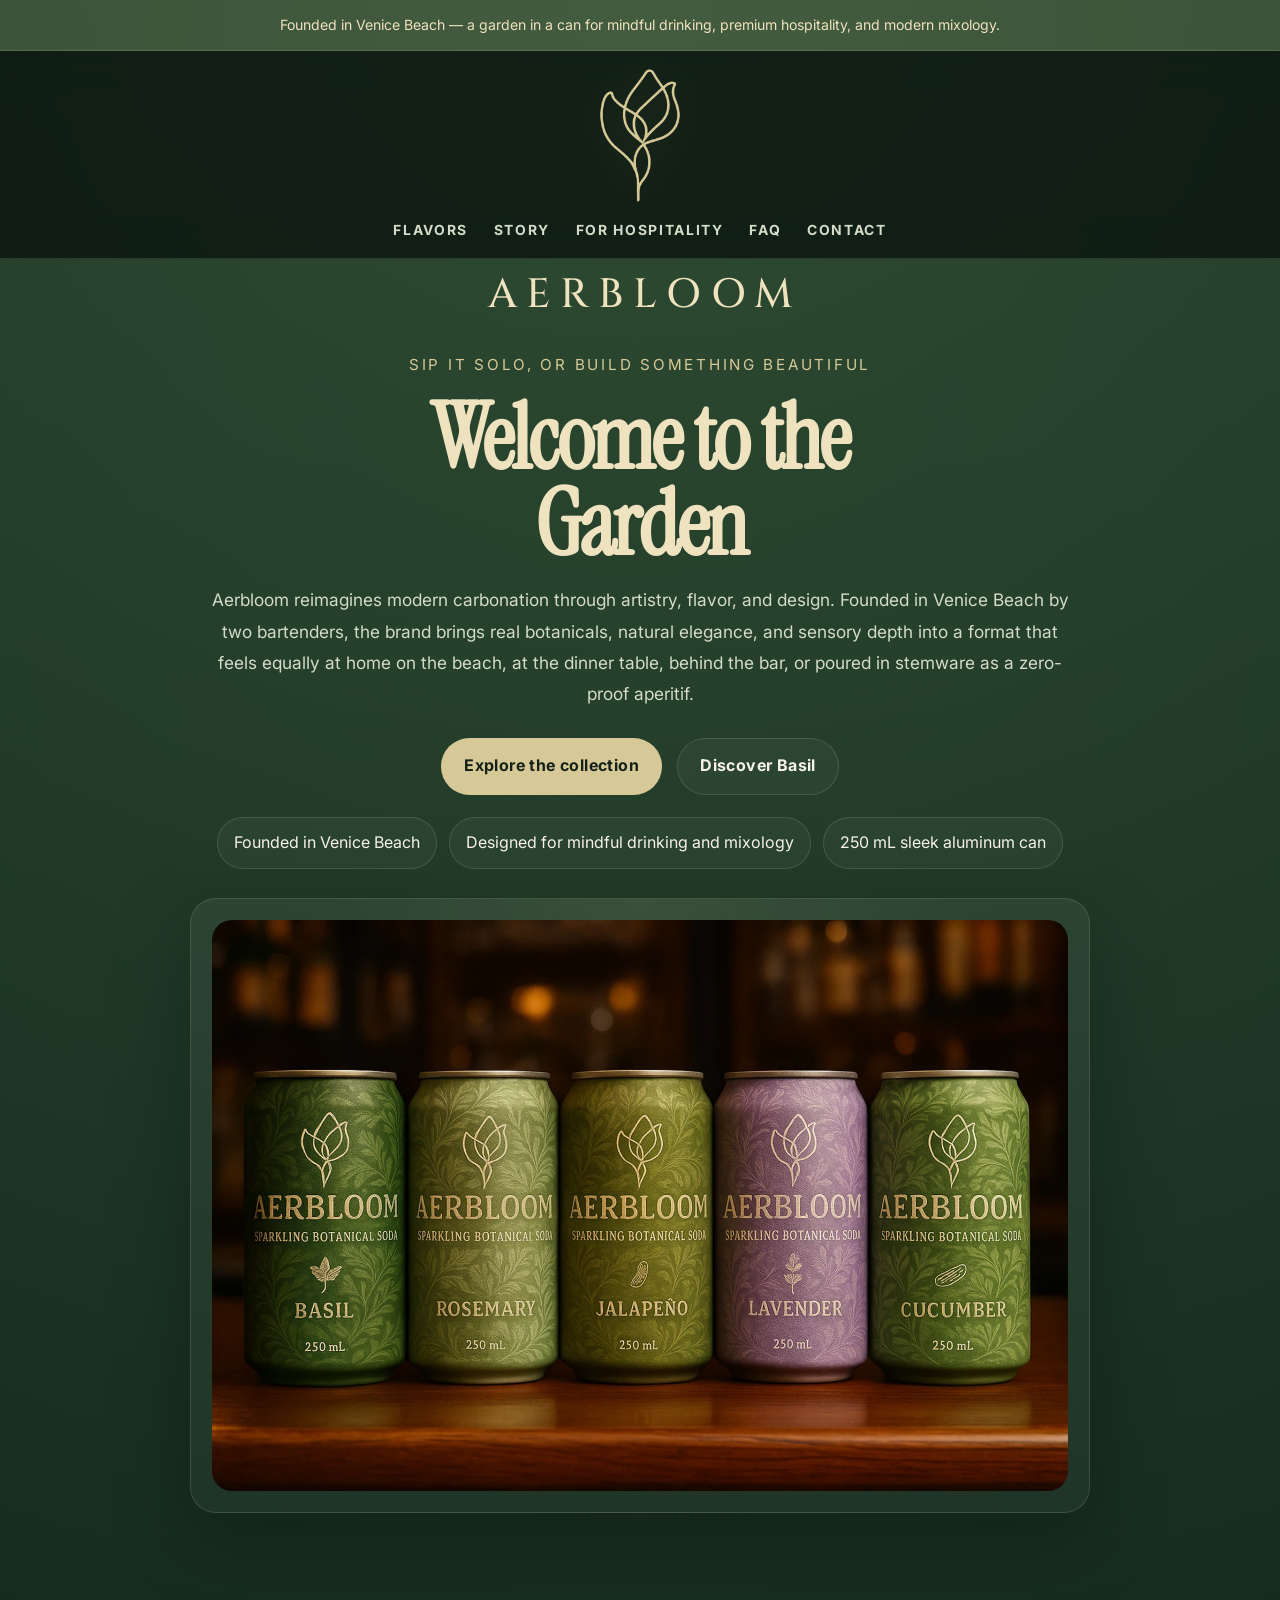
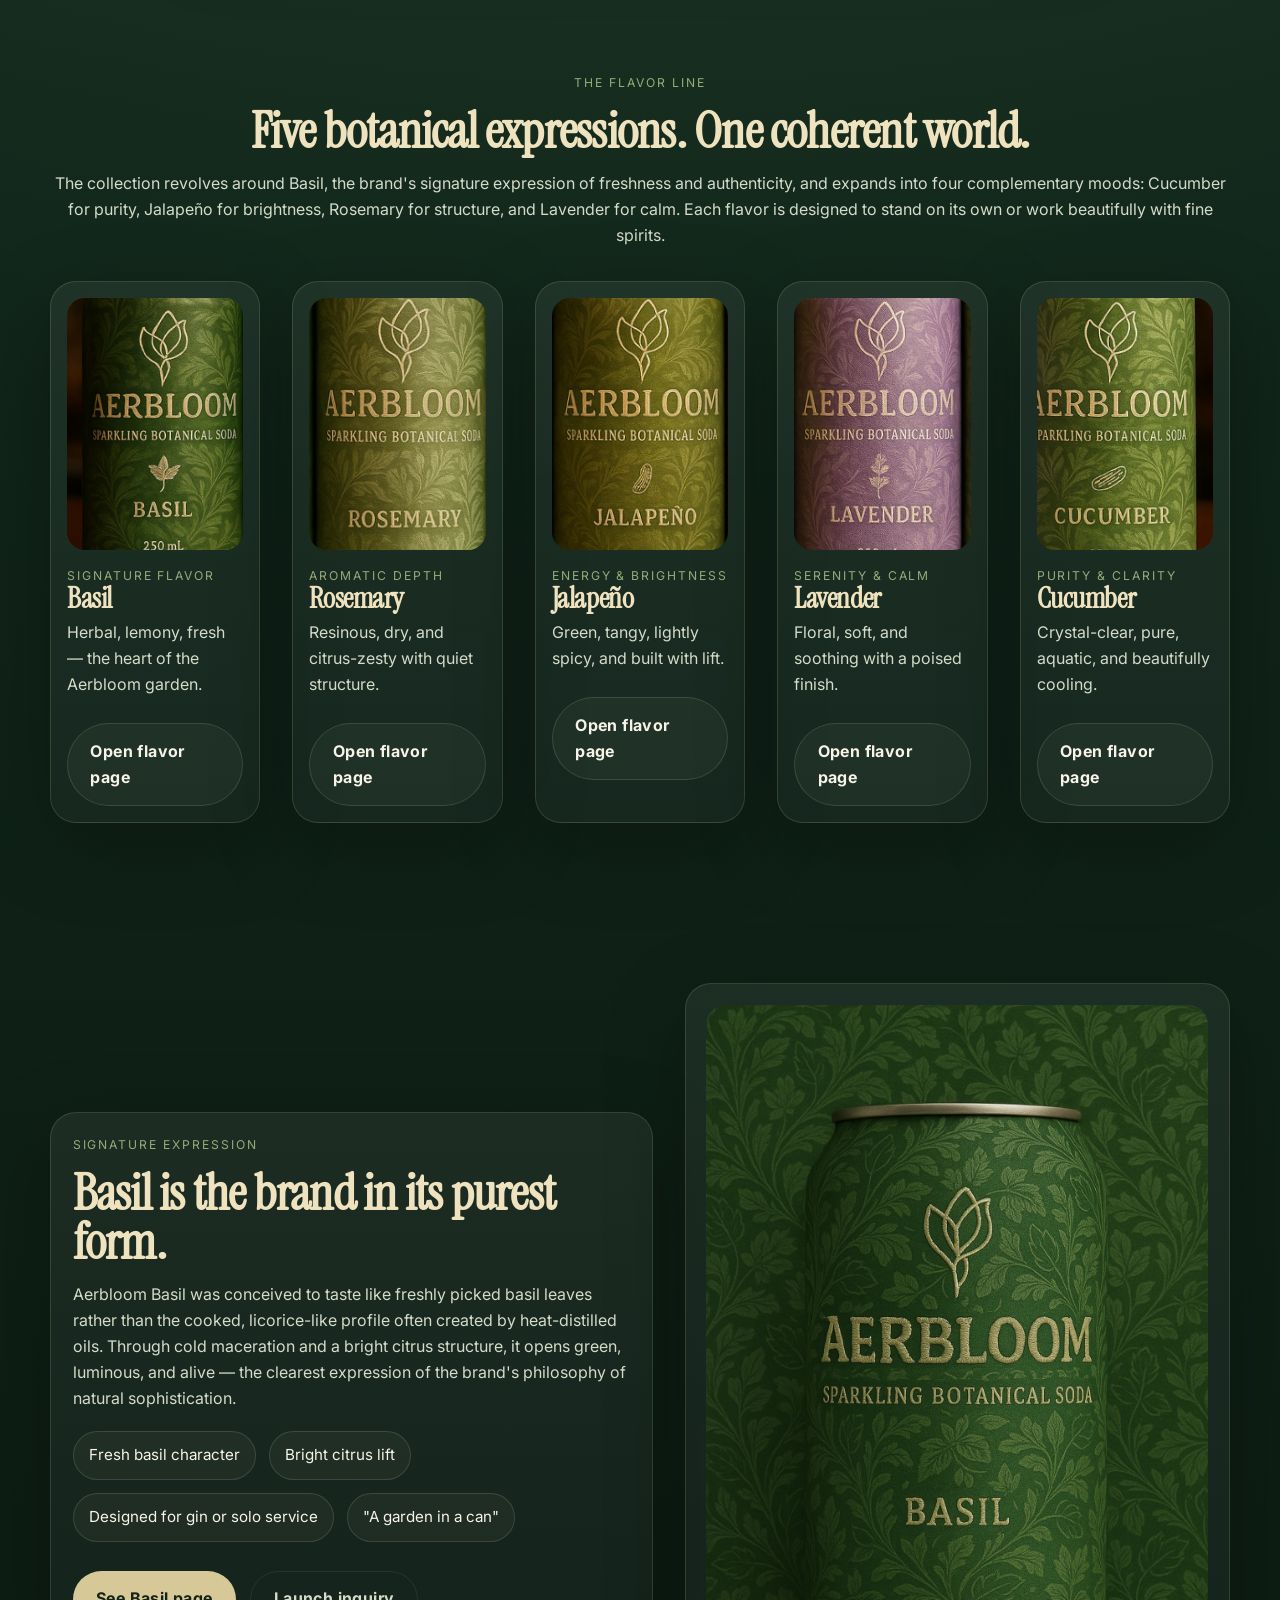
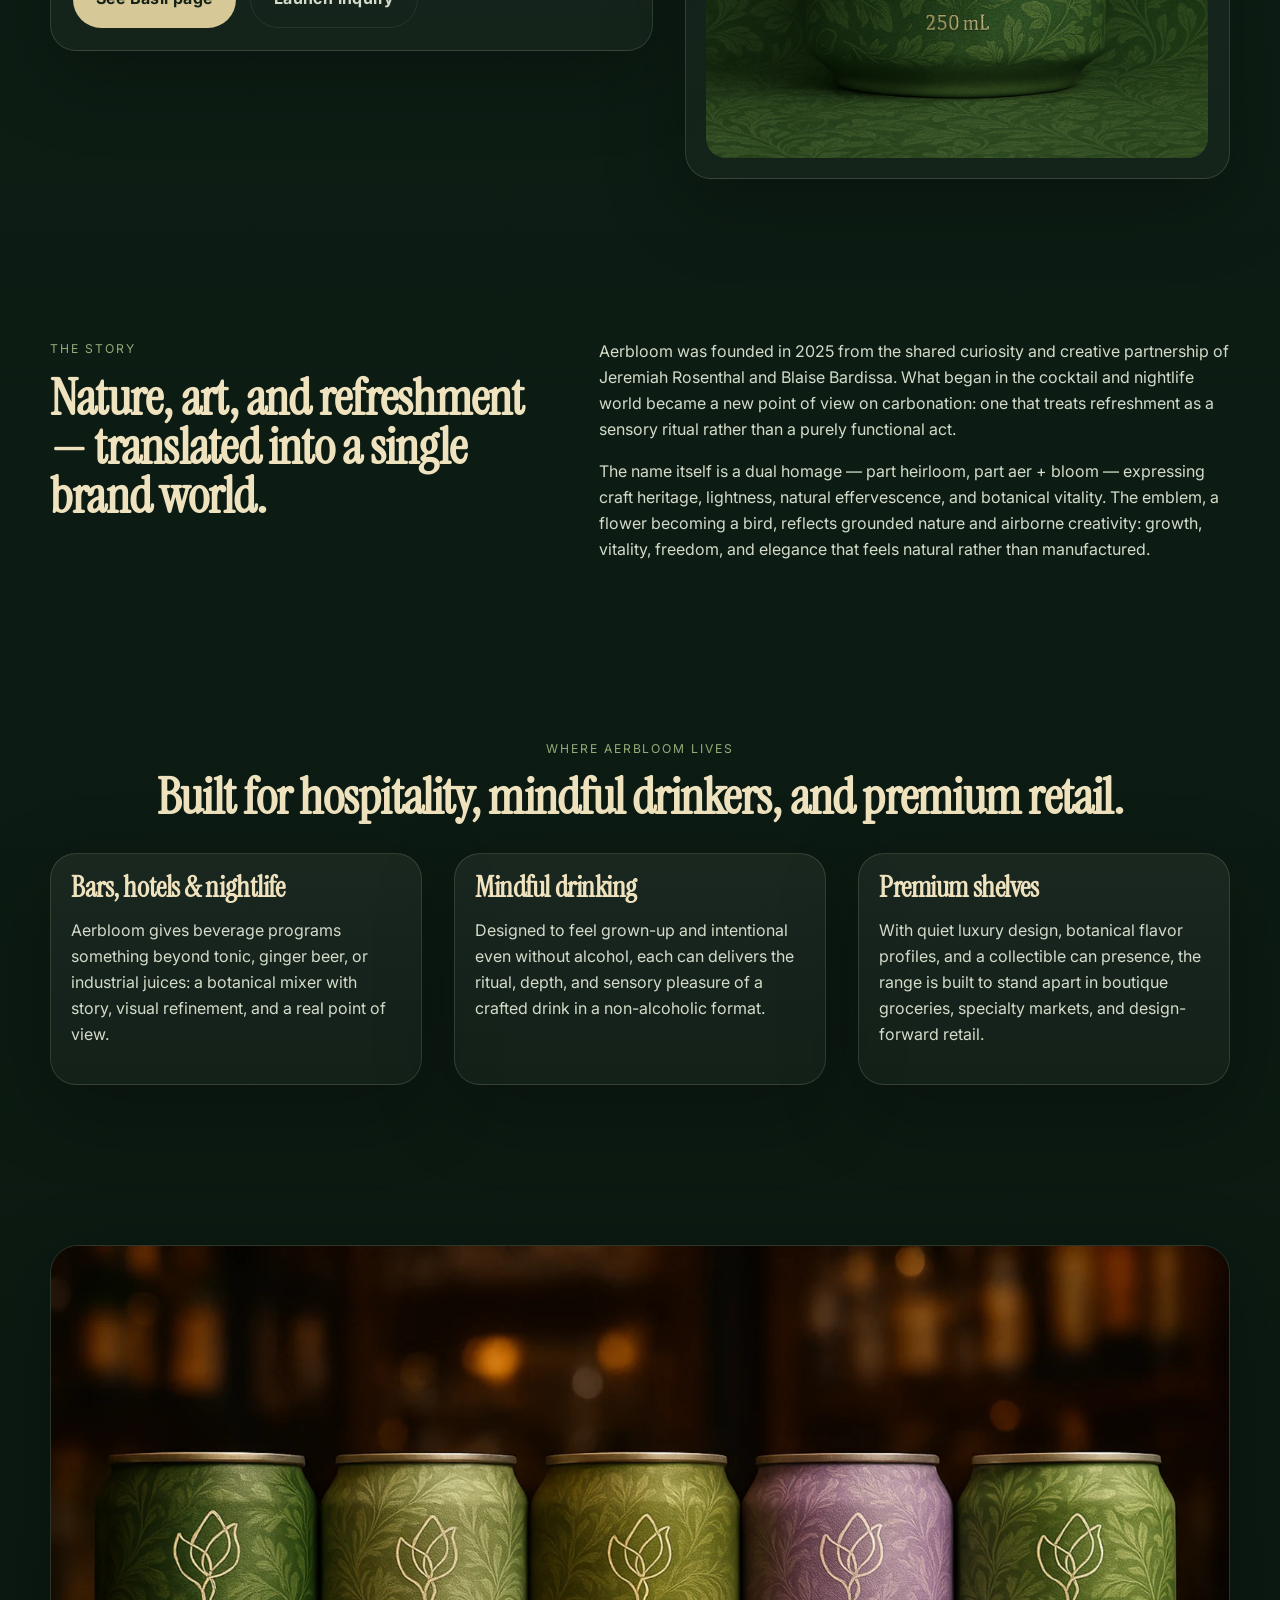
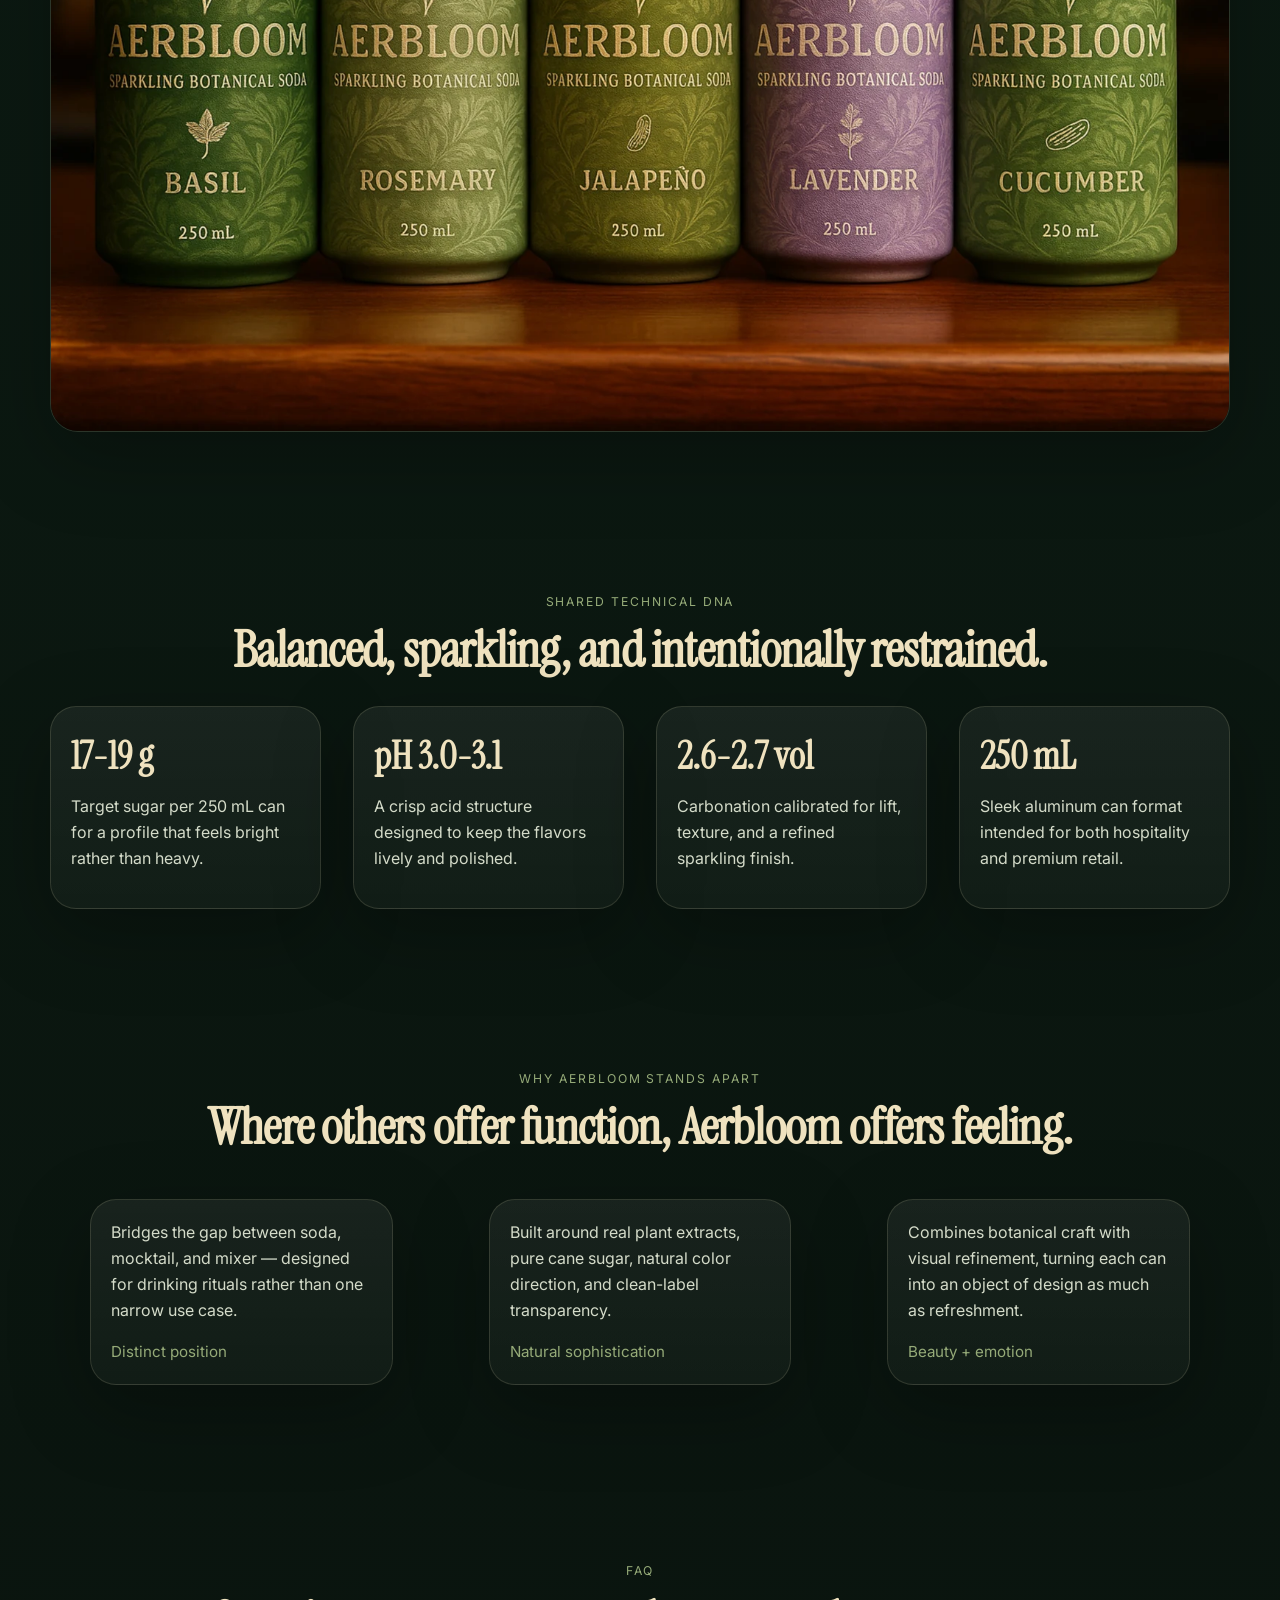
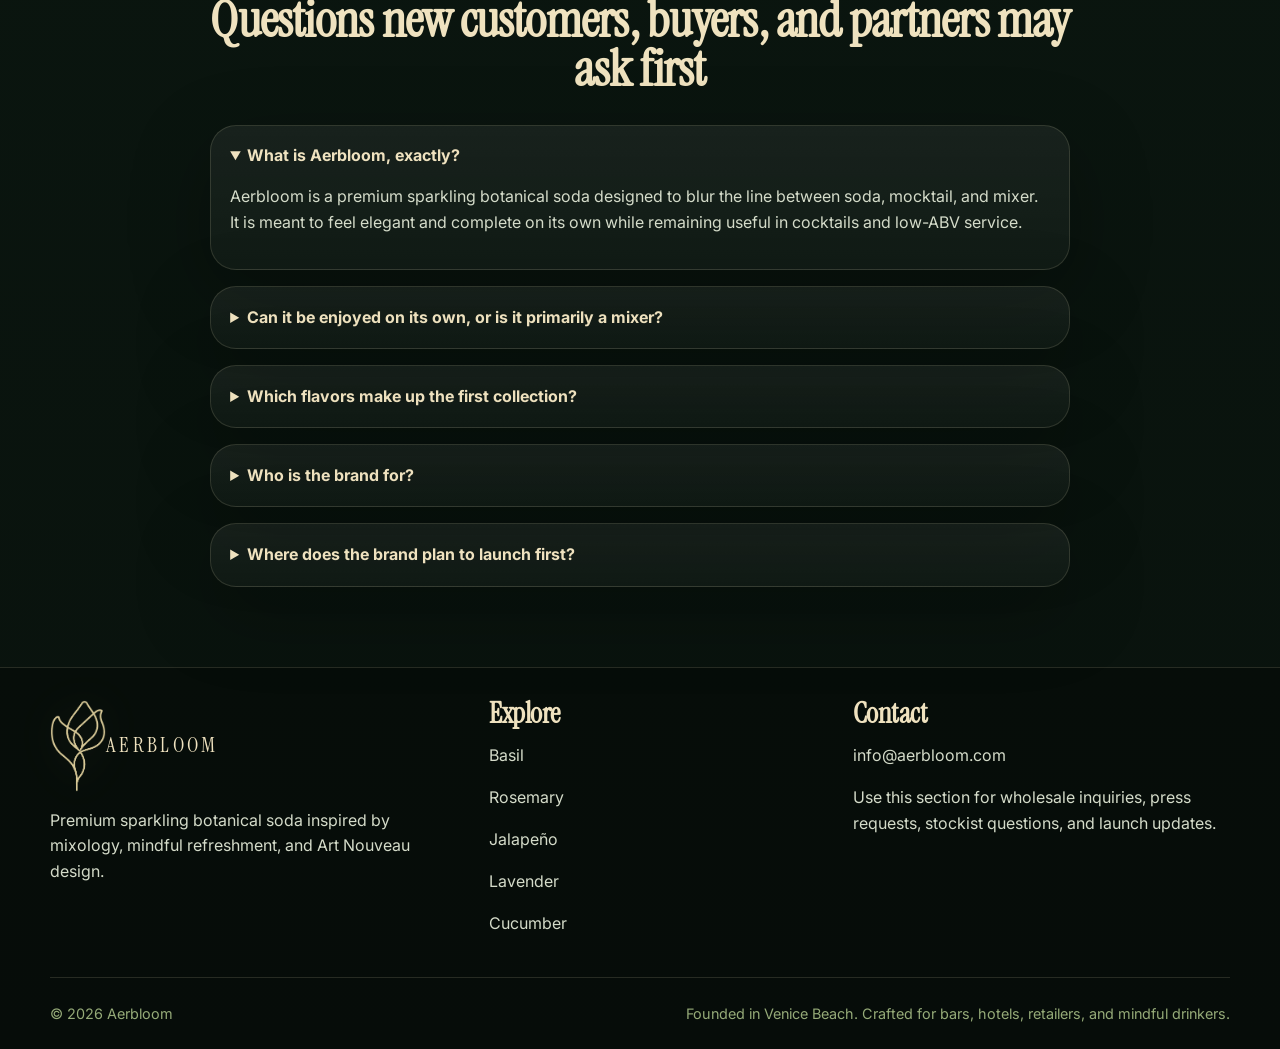
<file: index.html>
<!DOCTYPE html>
<html lang="en">
<head>

  <meta charset="UTF-8" />
  <meta name="viewport" content="width=device-width, initial-scale=1.0" />
  <meta property="og:type" content="website" />
  <link rel="preconnect" href="https://fonts.googleapis.com">
  <link rel="preconnect" href="https://fonts.gstatic.com" crossorigin>
  <link href="https://fonts.googleapis.com/css2?family=Cinzel:wght@400;500;600&family=Instrument+Serif:ital@0;1&family=Inter:wght@400;500;600;700;800&display=swap" rel="stylesheet">
  <link rel="stylesheet" href="styles.css" />

  <title>Aerbloom — Premium Sparkling Botanical Soda</title>
  <meta name="description" content="Aerbloom is a premium botanical soda brand founded in Venice Beach, crafted to blur the line between soda, mocktail, and mixer." />
  <meta property="og:title" content="Aerbloom — Premium Sparkling Botanical Soda" />
  <meta property="og:description" content="A garden in a can: refined botanical soda for mindful drinking, elevated refreshment, and modern hospitality." />
  <meta property="og:image" content="assets/flavor-lineup.webp" />
</head>
<body class="home-page">

<div class="announcement-bar">Founded in Venice Beach — a garden in a can for mindful drinking, premium hospitality, and modern mixology.</div>
<header class="site-header">
  <div class="container header-inner">
    <a class="brandmark" href="index.html" aria-label="Aerbloom home">
      <img src="assets/logo-gold-clear-tight.webp" alt="Aerbloom logo" />
    </a>
    <button class="mobile-toggle" aria-label="Open menu" aria-expanded="false">☰</button>
    <nav class="nav">
      <a href="index.html#collection">Flavors</a>
      <a href="index.html#story">Story</a>
      <a href="index.html#channels">For hospitality</a>
      <a href="index.html#faq">FAQ</a>
      <a href="index.html#contact">Contact</a>
    </nav>
  </div>
</header>

<main>
  <section class="hero-home section">
    <div class="container hero-home-grid">
      <div class="hero-lockup hero-lockup-text-only">
        <p class="hero-brand brand-wordmark hero-brand-larger">AERBLOOM</p>
      </div>
      <div class="hero-copy center">
        <p class="eyebrow hero-eyebrow">Sip it solo, or build something beautiful</p>
        <h1>Welcome to the Garden</h1>
        <p class="lead">
          Aerbloom reimagines modern carbonation through artistry, flavor, and design. Founded in Venice Beach by two bartenders,
          the brand brings real botanicals, natural elegance, and sensory depth into a format that feels equally at home on the beach,
          at the dinner table, behind the bar, or poured in stemware as a zero-proof aperitif.
        </p>
        <div class="button-row hero-button-row">
          <a class="button button-primary" href="#collection">Explore the collection</a>
          <a class="button button-secondary" href="basil.html">Discover Basil</a>
        </div>
        <ul class="hero-pills">
          <li>Founded in Venice Beach</li>
          <li>Designed for mindful drinking and mixology</li>
          <li>250 mL sleek aluminum can</li>
        </ul>
      </div>
      <div class="image-shell soft hero-image-shell">
        <img src="assets/flavor-lineup.webp" alt="Aerbloom can lineup" />
      </div>
    </div>
  </section>

  <section class="section" id="collection">
    <div class="container">
      <div class="section-heading center">
        <p class="eyebrow">The flavor line</p>
        <h2>Five botanical expressions. One coherent world.</h2>
        <p>
          The collection revolves around Basil, the brand's signature expression of freshness and authenticity, and expands into four complementary moods:
          Cucumber for purity, Jalapeño for brightness, Rosemary for structure, and Lavender for calm. Each flavor is designed to stand on its own or work beautifully with fine spirits.
        </p>
      </div>

      <div class="collection-grid">
        <article class="flavor-card">
          <img src="assets/basil-card.webp" alt="Aerbloom Basil can" />
          <div>
            <p class="kicker">Signature flavor</p>
            <h3>Basil</h3>
            <p>Herbal, lemony, fresh — the heart of the Aerbloom garden.</p>
          </div>
          <a class="button button-secondary" href="basil.html">Open flavor page</a>
        </article>
        <article class="flavor-card">
          <img src="assets/rosemary-card.webp" alt="Aerbloom Rosemary can" />
          <div>
            <p class="kicker">Aromatic depth</p>
            <h3>Rosemary</h3>
            <p>Resinous, dry, and citrus-zesty with quiet structure.</p>
          </div>
          <a class="button button-secondary" href="rosemary.html">Open flavor page</a>
        </article>
        <article class="flavor-card">
          <img src="assets/jalapeno-card.webp" alt="Aerbloom Jalapeño can" />
          <div>
            <p class="kicker">Energy & brightness</p>
            <h3>Jalapeño</h3>
            <p>Green, tangy, lightly spicy, and built with lift.</p>
          </div>
          <a class="button button-secondary" href="jalapeno.html">Open flavor page</a>
        </article>
        <article class="flavor-card">
          <img src="assets/lavender-card.webp" alt="Aerbloom Lavender can" />
          <div>
            <p class="kicker">Serenity & calm</p>
            <h3>Lavender</h3>
            <p>Floral, soft, and soothing with a poised finish.</p>
          </div>
          <a class="button button-secondary" href="lavender.html">Open flavor page</a>
        </article>
        <article class="flavor-card">
          <img src="assets/cucumber-card.webp" alt="Aerbloom Cucumber can" />
          <div>
            <p class="kicker">Purity & clarity</p>
            <h3>Cucumber</h3>
            <p>Crystal-clear, pure, aquatic, and beautifully cooling.</p>
          </div>
          <a class="button button-secondary" href="cucumber.html">Open flavor page</a>
        </article>
      </div>
    </div>
  </section>

  <section class="section">
    <div class="container showcase-grid">
      <div class="panel">
        <p class="eyebrow">Signature expression</p>
        <h2>Basil is the brand in its purest form.</h2>
        <p>
          Aerbloom Basil was conceived to taste like freshly picked basil leaves rather than the cooked, licorice-like profile often created by heat-distilled oils.
          Through cold maceration and a bright citrus structure, it opens green, luminous, and alive — the clearest expression of the brand's philosophy of natural sophistication.
        </p>
        <div class="inline-specs">
          <span>Fresh basil character</span>
          <span>Bright citrus lift</span>
          <span>Designed for gin or solo service</span>
          <span>"A garden in a can"</span>
        </div>
        <div class="button-row">
          <a class="button button-primary" href="basil.html">See Basil page</a>
          <a class="button button-tertiary" href="mailto:hello@aerbloom.com?subject=Aerbloom%20launch%20inquiry">Launch inquiry</a>
        </div>
      </div>
      <div class="image-shell">
        <img src="assets/basil-can.webp" alt="Aerbloom Basil can rendering" />
      </div>
    </div>
  </section>

  <section class="section" id="story">
    <div class="container story-grid">
      <div>
        <p class="eyebrow">The story</p>
        <h2>Nature, art, and refreshment — translated into a single brand world.</h2>
      </div>
      <div>
        <p>
          Aerbloom was founded in 2025 from the shared curiosity and creative partnership of Jeremiah Rosenthal and Blaise Bardissa.
          What began in the cocktail and nightlife world became a new point of view on carbonation: one that treats refreshment as a sensory ritual rather than a purely functional act.
        </p>
        <p>
          The name itself is a dual homage — part heirloom, part aer + bloom — expressing craft heritage, lightness, natural effervescence, and botanical vitality.
          The emblem, a flower becoming a bird, reflects grounded nature and airborne creativity: growth, vitality, freedom, and elegance that feels natural rather than manufactured.
        </p>
      </div>
    </div>
  </section>

  <section class="section" id="channels">
    <div class="container">
      <div class="section-heading center">
        <p class="eyebrow">Where Aerbloom lives</p>
        <h2>Built for hospitality, mindful drinkers, and premium retail.</h2>
      </div>
      <div class="callout-grid">
        <article class="note-card">
          <h3>Bars, hotels & nightlife</h3>
          <p>Aerbloom gives beverage programs something beyond tonic, ginger beer, or industrial juices: a botanical mixer with story, visual refinement, and a real point of view.</p>
        </article>
        <article class="note-card">
          <h3>Mindful drinking</h3>
          <p>Designed to feel grown-up and intentional even without alcohol, each can delivers the ritual, depth, and sensory pleasure of a crafted drink in a non-alcoholic format.</p>
        </article>
        <article class="note-card">
          <h3>Premium shelves</h3>
          <p>With quiet luxury design, botanical flavor profiles, and a collectible can presence, the range is built to stand apart in boutique groceries, specialty markets, and design-forward retail.</p>
        </article>
      </div>
    </div>
  </section>

  <section class="section">
    <div class="container">
      <div class="lineup-band">
        <img src="assets/flavor-lineup.webp" alt="Aerbloom lineup" />
      </div>
    </div>
  </section>

  <section class="section">
    <div class="container">
      <div class="section-heading center">
        <p class="eyebrow">Shared technical DNA</p>
        <h2>Balanced, sparkling, and intentionally restrained.</h2>
      </div>
      <div class="metrics-grid">
        <article class="metric-card">
          <span class="big">17-19 g</span>
          <p>Target sugar per 250 mL can for a profile that feels bright rather than heavy.</p>
        </article>
        <article class="metric-card">
          <span class="big">pH 3.0-3.1</span>
          <p>A crisp acid structure designed to keep the flavors lively and polished.</p>
        </article>
        <article class="metric-card">
          <span class="big">2.6-2.7 vol</span>
          <p>Carbonation calibrated for lift, texture, and a refined sparkling finish.</p>
        </article>
        <article class="metric-card">
          <span class="big">250 mL</span>
          <p>Sleek aluminum can format intended for both hospitality and premium retail.</p>
        </article>
      </div>
    </div>
  </section>

  <section class="section">
    <div class="container">
      <div class="section-heading center">
        <p class="eyebrow">Why Aerbloom stands apart</p>
        <h2>Where others offer function, Aerbloom offers feeling.</h2>
      </div>
      <div class="testimonial-grid">
        <blockquote class="quote-card">
          <p>Bridges the gap between soda, mocktail, and mixer — designed for drinking rituals rather than one narrow use case.</p>
          <footer>Distinct position</footer>
        </blockquote>
        <blockquote class="quote-card">
          <p>Built around real plant extracts, pure cane sugar, natural color direction, and clean-label transparency.</p>
          <footer>Natural sophistication</footer>
        </blockquote>
        <blockquote class="quote-card">
          <p>Combines botanical craft with visual refinement, turning each can into an object of design as much as refreshment.</p>
          <footer>Beauty + emotion</footer>
        </blockquote>
      </div>
    </div>
  </section>

  <section class="section" id="faq">
    <div class="container narrow">
      <div class="section-heading center">
        <p class="eyebrow">FAQ</p>
        <h2>Questions new customers, buyers, and partners may ask first</h2>
      </div>
      <div class="faq-list">
        <details open>
          <summary>What is Aerbloom, exactly?</summary>
          <p>Aerbloom is a premium sparkling botanical soda designed to blur the line between soda, mocktail, and mixer. It is meant to feel elegant and complete on its own while remaining useful in cocktails and low-ABV service.</p>
        </details>
        <details>
          <summary>Can it be enjoyed on its own, or is it primarily a mixer?</summary>
          <p>Both. The flavor line was intentionally developed for dual use: refreshing on its own as a grown-up soda and versatile enough to pair naturally with spirits in hospitality settings.</p>
        </details>
        <details>
          <summary>Which flavors make up the first collection?</summary>
          <p>The opening line centers on Basil and expands with Rosemary, Jalapeño, Lavender, and Cucumber — each one carrying a distinct mood while sharing the same botanical design language.</p>
        </details>
        <details>
          <summary>Who is the brand for?</summary>
          <p>Aerbloom was built for bars, hotels, restaurants, premium retailers, and consumers who want a non-alcoholic option with as much beauty, intention, and flavor depth as a crafted cocktail.</p>
        </details>
        <details>
          <summary>Where does the brand plan to launch first?</summary>
          <p>The initial focus is Los Angeles' coastal market — Venice, Santa Monica, and Marina del Rey — before expanding across California and then outward in a measured, hospitality-led way.</p>
        </details>
      </div>
    </div>
  </section>
</main>


<footer class="site-footer" id="contact">
  <div class="container footer-grid">
    <div>
      <a class="brandmark footer-brand" href="index.html">
        <img src="assets/logo-gold-clear-tight.webp" alt="Aerbloom logo" />
        <span>AERBLOOM</span>
      </a>
      <p class="footer-copy">Premium sparkling botanical soda inspired by mixology, mindful refreshment, and Art Nouveau design.</p>
    </div>
    <div>
      <h3>Explore</h3>
      <p><a href="basil.html">Basil</a></p>
      <p><a href="rosemary.html">Rosemary</a></p>
      <p><a href="jalapeno.html">Jalapeño</a></p>
      <p><a href="lavender.html">Lavender</a></p>
      <p><a href="cucumber.html">Cucumber</a></p>
    </div>
    <div>
      <h3>Contact</h3>
      <p><a href="mailto:info@aerbloom.com">info@aerbloom.com</a></p>
      <p>Use this section for wholesale inquiries, press requests, stockist questions, and launch updates.</p>
    </div>
  </div>
  <div class="container footer-bottom">
    <span>© <span id="year"></span> Aerbloom</span>
    <span>Founded in Venice Beach. Crafted for bars, hotels, retailers, and mindful drinkers.</span>
  </div>
</footer>

<script src="script.js"></script>
</body>
</html>
</file>
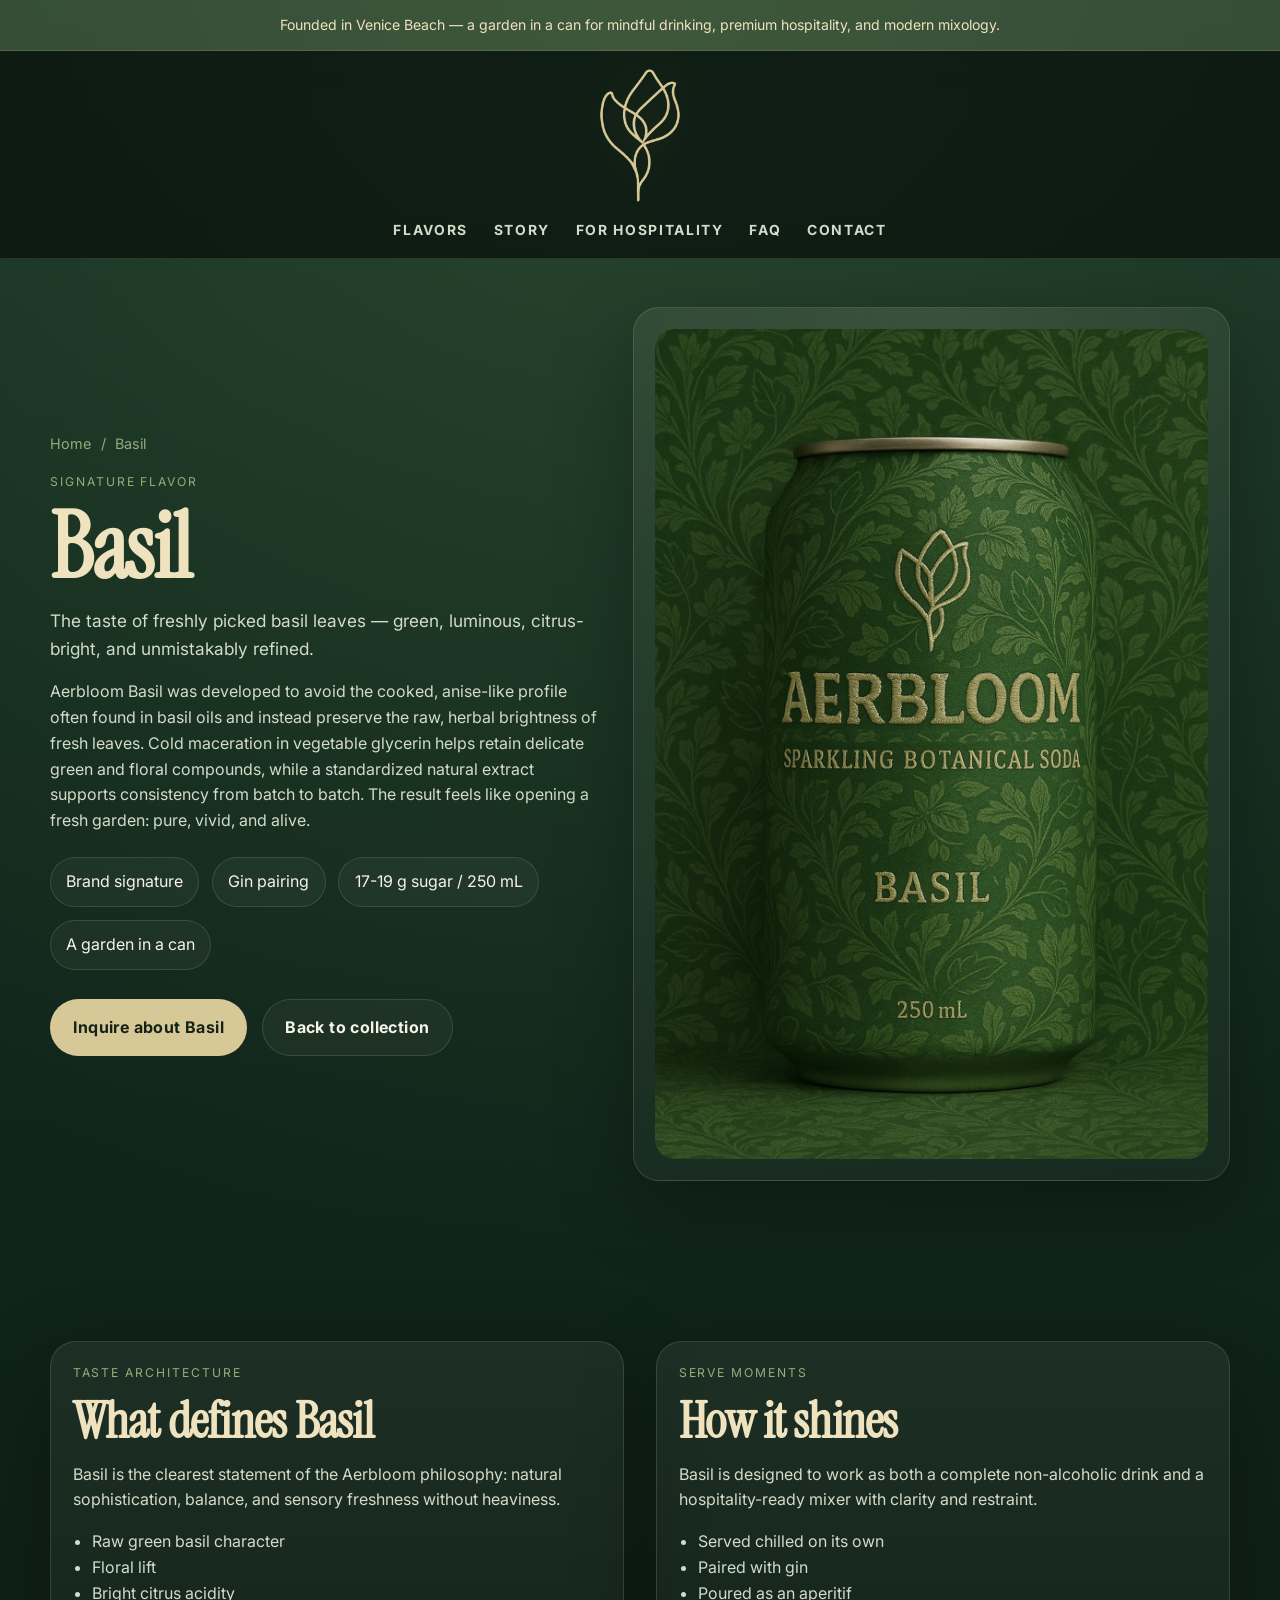
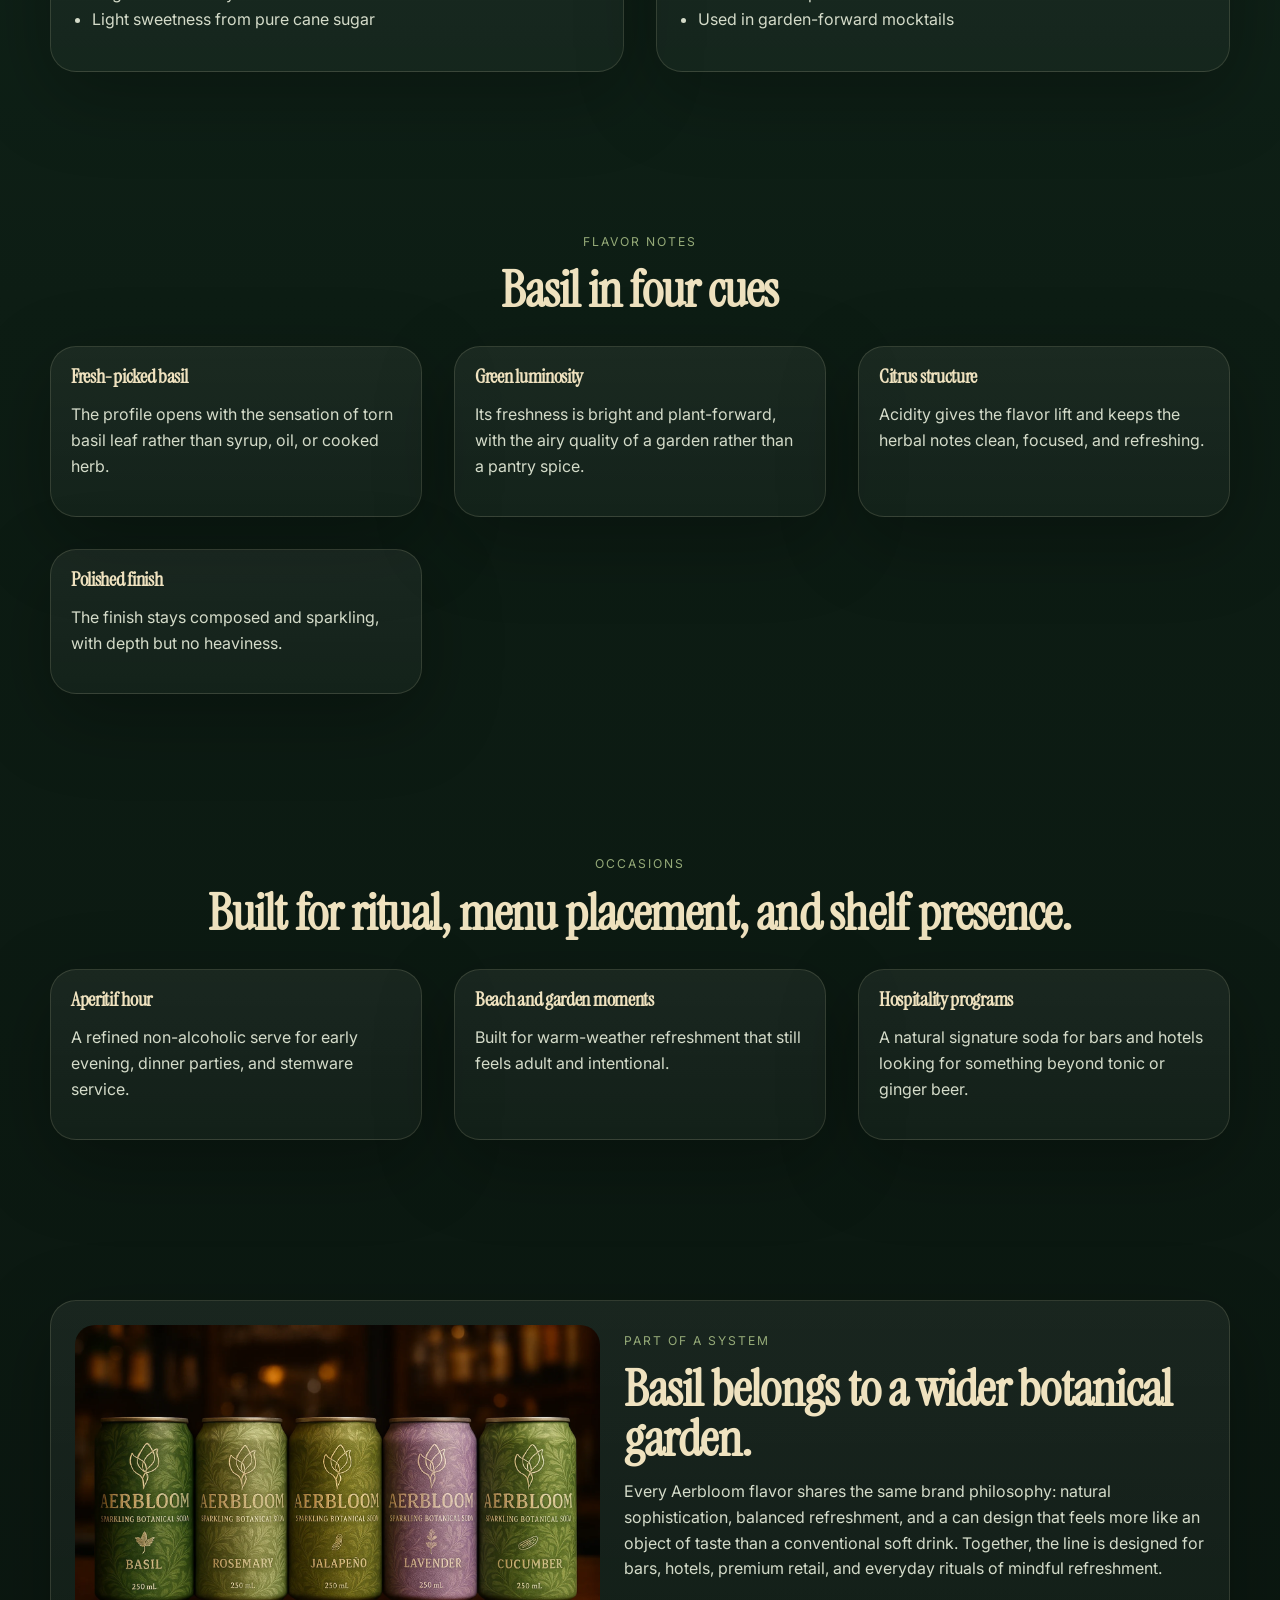
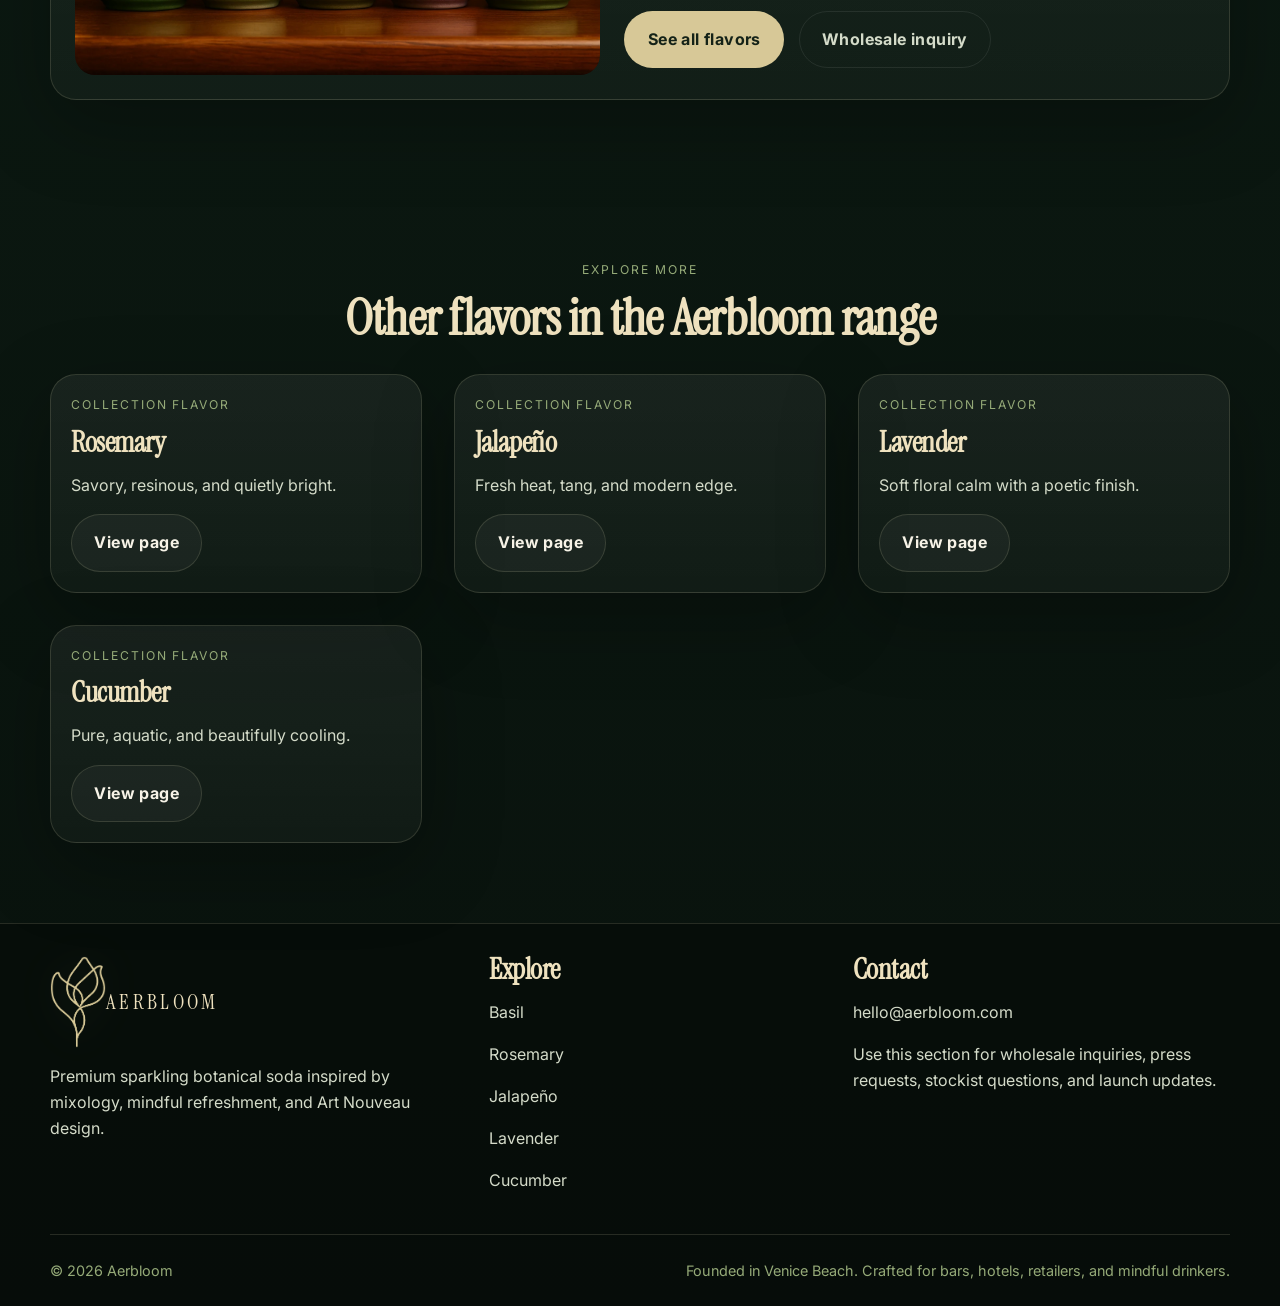
<file: basil.html>
<!DOCTYPE html>
<html lang="en">
<head>

  <meta charset="UTF-8" />
  <meta name="viewport" content="width=device-width, initial-scale=1.0" />
  <meta property="og:type" content="website" />
  <link rel="preconnect" href="https://fonts.googleapis.com">
  <link rel="preconnect" href="https://fonts.gstatic.com" crossorigin>
  <link href="https://fonts.googleapis.com/css2?family=Cinzel:wght@400;500;600&family=Instrument+Serif:ital@0;1&family=Inter:wght@400;500;600;700;800&display=swap" rel="stylesheet">
  <link rel="stylesheet" href="styles.css" />

  <title>Aerbloom Basil — Sparkling Botanical Soda</title>
  <meta name="description" content="Aerbloom Basil captures the bright, green taste of freshly picked basil with citrus lift and a polished sparkling finish." />
  <meta property="og:title" content="Aerbloom Basil — Sparkling Botanical Soda" />
  <meta property="og:description" content="Aerbloom Basil captures the bright, green taste of freshly picked basil with citrus lift and a polished sparkling finish." />
  <meta property="og:image" content="assets/basil-can.webp" />
</head>
<body class="flavor-basil">

<div class="announcement-bar">Founded in Venice Beach — a garden in a can for mindful drinking, premium hospitality, and modern mixology.</div>
<header class="site-header">
  <div class="container header-inner">
    <a class="brandmark" href="index.html" aria-label="Aerbloom home">
      <img src="assets/logo-gold-clear-tight.webp" alt="Aerbloom logo" />
    </a>
    <button class="mobile-toggle" aria-label="Open menu" aria-expanded="false">☰</button>
    <nav class="nav">
      <a href="index.html#collection">Flavors</a>
      <a href="index.html#story">Story</a>
      <a href="index.html#channels">For hospitality</a>
      <a href="index.html#faq">FAQ</a>
      <a href="index.html#contact">Contact</a>
    </nav>
  </div>
</header>

<main>
  <section class="flavor-hero section">
    <div class="container flavor-hero-grid">
      <div class="flavor-hero-copy">
        <div class="breadcrumbs"><a href="index.html">Home</a> <span>/</span> <span>Basil</span></div>
        <p class="eyebrow">Signature flavor</p>
        <h1>Basil</h1>
        <p class="lead">The taste of freshly picked basil leaves — green, luminous, citrus-bright, and unmistakably refined.</p>
        <p>Aerbloom Basil was developed to avoid the cooked, anise-like profile often found in basil oils and instead preserve the raw, herbal brightness of fresh leaves. Cold maceration in vegetable glycerin helps retain delicate green and floral compounds, while a standardized natural extract supports consistency from batch to batch. The result feels like opening a fresh garden: pure, vivid, and alive.</p>
        <div class="stats-row"><span>Brand signature</span><span>Gin pairing</span><span>17-19 g sugar / 250 mL</span><span>A garden in a can</span></div>
        <div class="button-row">
          <a class="button button-primary" href="mailto:hello@aerbloom.com?subject=Aerbloom%20Basil%20inquiry">Inquire about Basil</a>
          <a class="button button-secondary" href="index.html#collection">Back to collection</a>
        </div>
      </div>
      <div class="image-shell soft">
        <img src="assets/basil-can.webp" alt="Aerbloom Basil can" />
      </div>
    </div>
  </section>
  <section class="section"><div class="container detail-grid"><article class="panel"><p class="eyebrow">Taste architecture</p><h2>What defines Basil</h2><p>Basil is the clearest statement of the Aerbloom philosophy: natural sophistication, balance, and sensory freshness without heaviness.</p><ul><li>Raw green basil character</li><li>Floral lift</li><li>Bright citrus acidity</li><li>Light sweetness from pure cane sugar</li></ul></article><article class="panel"><p class="eyebrow">Serve moments</p><h2>How it shines</h2><p>Basil is designed to work as both a complete non-alcoholic drink and a hospitality-ready mixer with clarity and restraint.</p><ul><li>Served chilled on its own</li><li>Paired with gin</li><li>Poured as an aperitif</li><li>Used in garden-forward mocktails</li></ul></article></div></section>
  <section class="section"><div class="container"><div class="section-heading center"><p class="eyebrow">Flavor notes</p><h2>Basil in four cues</h2></div><div class="callout-grid"><article class="tone-card"><h4>Fresh-picked basil</h4><p>The profile opens with the sensation of torn basil leaf rather than syrup, oil, or cooked herb.</p></article><article class="tone-card"><h4>Green luminosity</h4><p>Its freshness is bright and plant-forward, with the airy quality of a garden rather than a pantry spice.</p></article><article class="tone-card"><h4>Citrus structure</h4><p>Acidity gives the flavor lift and keeps the herbal notes clean, focused, and refreshing.</p></article><article class="tone-card"><h4>Polished finish</h4><p>The finish stays composed and sparkling, with depth but no heaviness.</p></article></div></div></section>
  <section class="section"><div class="container"><div class="section-heading center"><p class="eyebrow">Occasions</p><h2>Built for ritual, menu placement, and shelf presence.</h2></div><div class="ritual-grid"><article class="ritual-card"><h4>Aperitif hour</h4><p>A refined non-alcoholic serve for early evening, dinner parties, and stemware service.</p></article><article class="ritual-card"><h4>Beach and garden moments</h4><p>Built for warm-weather refreshment that still feels adult and intentional.</p></article><article class="ritual-card"><h4>Hospitality programs</h4><p>A natural signature soda for bars and hotels looking for something beyond tonic or ginger beer.</p></article></div></div></section>
  <section class="section"><div class="container collection-promo"><img src="assets/flavor-lineup.webp" alt="Aerbloom lineup" /><div><p class="eyebrow">Part of a system</p><h2>Basil belongs to a wider botanical garden.</h2><p>Every Aerbloom flavor shares the same brand philosophy: natural sophistication, balanced refreshment, and a can design that feels more like an object of taste than a conventional soft drink. Together, the line is designed for bars, hotels, premium retail, and everyday rituals of mindful refreshment.</p><div class="button-row"><a class="button button-primary" href="index.html#collection">See all flavors</a><a class="button button-tertiary" href="mailto:hello@aerbloom.com?subject=Aerbloom%20wholesale%20inquiry">Wholesale inquiry</a></div></div></div></section>
  <section class="section"><div class="container"><div class="section-heading center"><p class="eyebrow">Explore more</p><h2>Other flavors in the Aerbloom range</h2></div><div class="callout-grid"><article class="flavor-summary-card"><p class="kicker">Collection flavor</p><h3>Rosemary</h3><p>Savory, resinous, and quietly bright.</p><a class="button button-secondary" href="rosemary.html">View page</a></article><article class="flavor-summary-card"><p class="kicker">Collection flavor</p><h3>Jalapeño</h3><p>Fresh heat, tang, and modern edge.</p><a class="button button-secondary" href="jalapeno.html">View page</a></article><article class="flavor-summary-card"><p class="kicker">Collection flavor</p><h3>Lavender</h3><p>Soft floral calm with a poetic finish.</p><a class="button button-secondary" href="lavender.html">View page</a></article><article class="flavor-summary-card"><p class="kicker">Collection flavor</p><h3>Cucumber</h3><p>Pure, aquatic, and beautifully cooling.</p><a class="button button-secondary" href="cucumber.html">View page</a></article></div></div></section>
</main>

<footer class="site-footer" id="contact">
  <div class="container footer-grid">
    <div>
      <a class="brandmark footer-brand" href="index.html">
        <img src="assets/logo-gold-clear-tight.webp" alt="Aerbloom logo" />
        <span>AERBLOOM</span>
      </a>
      <p class="footer-copy">Premium sparkling botanical soda inspired by mixology, mindful refreshment, and Art Nouveau design.</p>
    </div>
    <div>
      <h3>Explore</h3>
      <p><a href="basil.html">Basil</a></p>
      <p><a href="rosemary.html">Rosemary</a></p>
      <p><a href="jalapeno.html">Jalapeño</a></p>
      <p><a href="lavender.html">Lavender</a></p>
      <p><a href="cucumber.html">Cucumber</a></p>
    </div>
    <div>
      <h3>Contact</h3>
      <p><a href="mailto:hello@aerbloom.com">hello@aerbloom.com</a></p>
      <p>Use this section for wholesale inquiries, press requests, stockist questions, and launch updates.</p>
    </div>
  </div>
  <div class="container footer-bottom">
    <span>© <span id="year"></span> Aerbloom</span>
    <span>Founded in Venice Beach. Crafted for bars, hotels, retailers, and mindful drinkers.</span>
  </div>
</footer>

<script src="script.js"></script>
</body>
</html>
</file>
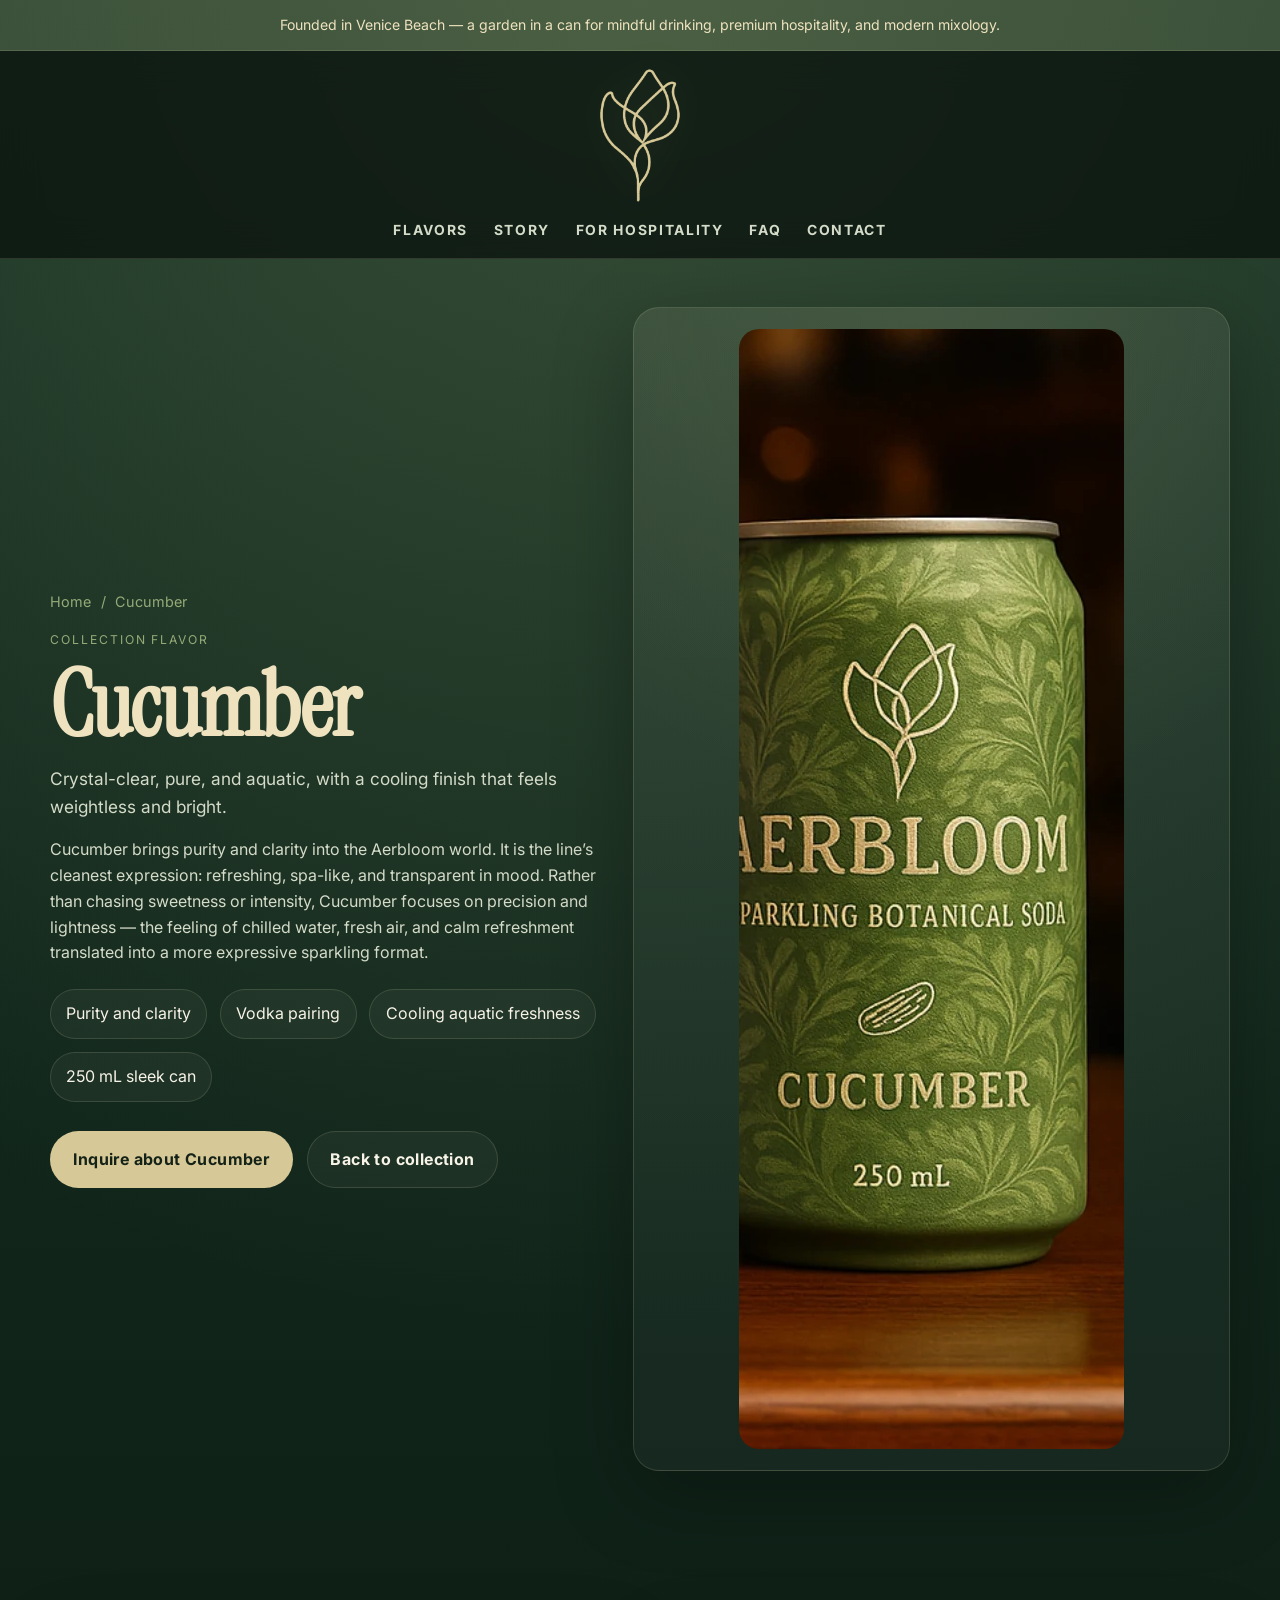
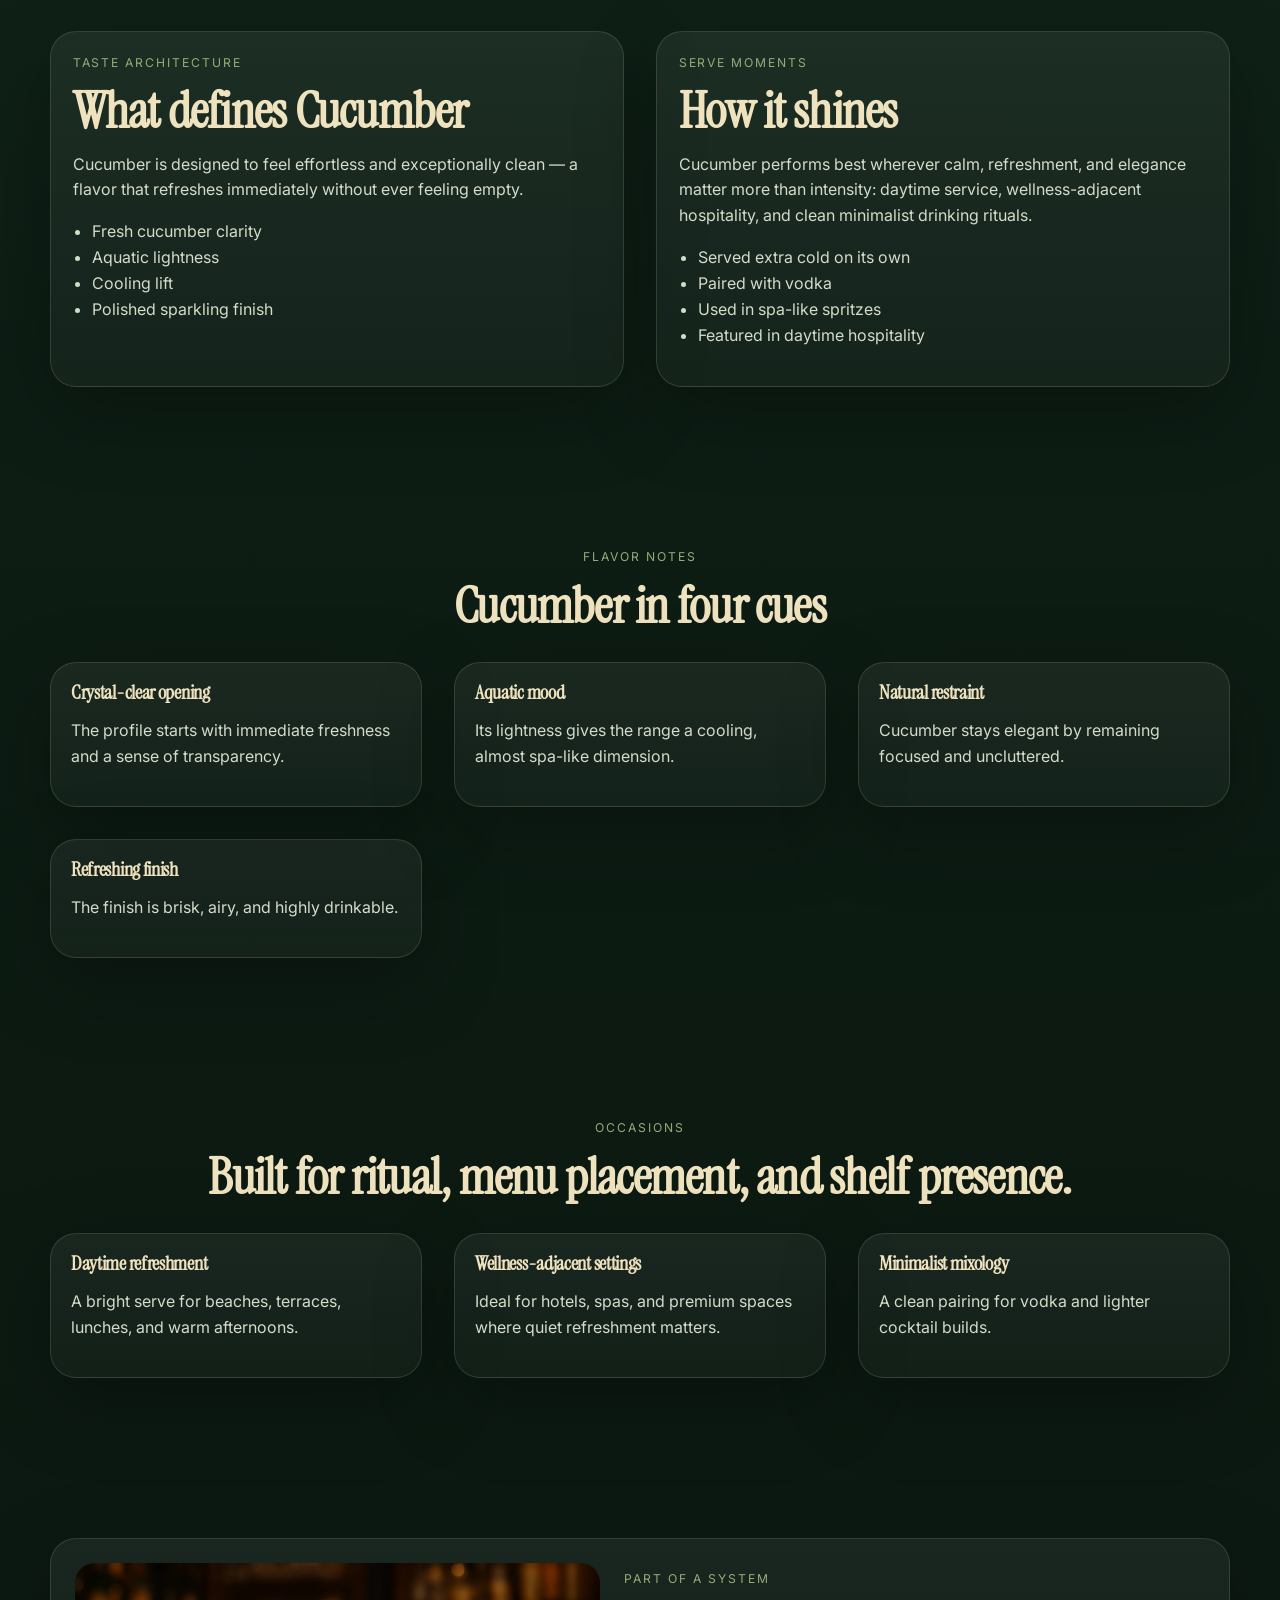
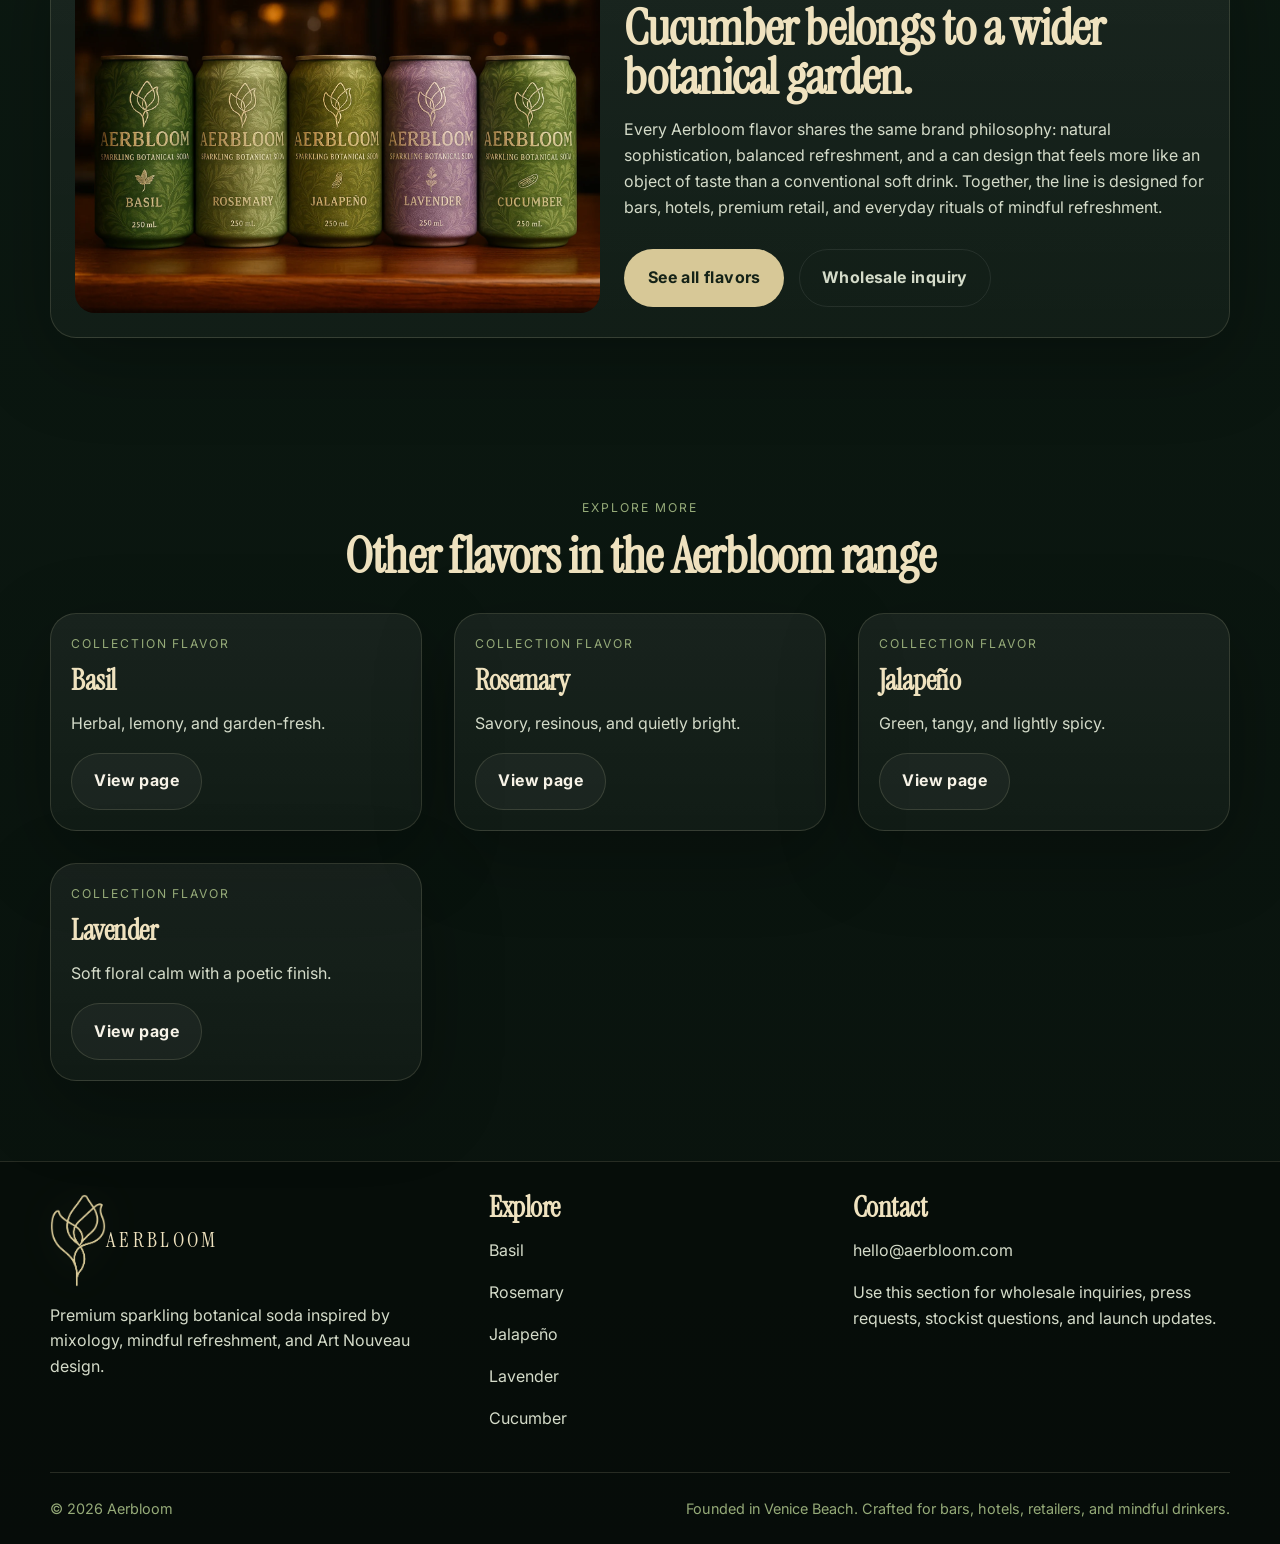
<file: cucumber.html>
<!DOCTYPE html>
<html lang="en">
<head>

  <meta charset="UTF-8" />
  <meta name="viewport" content="width=device-width, initial-scale=1.0" />
  <meta property="og:type" content="website" />
  <link rel="preconnect" href="https://fonts.googleapis.com">
  <link rel="preconnect" href="https://fonts.gstatic.com" crossorigin>
  <link href="https://fonts.googleapis.com/css2?family=Cinzel:wght@400;500;600&family=Instrument+Serif:ital@0;1&family=Inter:wght@400;500;600;700;800&display=swap" rel="stylesheet">
  <link rel="stylesheet" href="styles.css" />

  <title>Aerbloom Cucumber — Sparkling Botanical Soda</title>
  <meta name="description" content="Aerbloom Cucumber is crystal-clear, pure, and aquatic — a cooling botanical soda made for clarity and refreshment." />
  <meta property="og:title" content="Aerbloom Cucumber — Sparkling Botanical Soda" />
  <meta property="og:description" content="Aerbloom Cucumber is crystal-clear, pure, and aquatic — a cooling botanical soda made for clarity and refreshment." />
  <meta property="og:image" content="assets/cucumber-card.webp" />
</head>
<body class="flavor-cucumber">

<div class="announcement-bar">Founded in Venice Beach — a garden in a can for mindful drinking, premium hospitality, and modern mixology.</div>
<header class="site-header">
  <div class="container header-inner">
    <a class="brandmark" href="index.html" aria-label="Aerbloom home">
      <img src="assets/logo-gold-clear-tight.webp" alt="Aerbloom logo" />
    </a>
    <button class="mobile-toggle" aria-label="Open menu" aria-expanded="false">☰</button>
    <nav class="nav">
      <a href="index.html#collection">Flavors</a>
      <a href="index.html#story">Story</a>
      <a href="index.html#channels">For hospitality</a>
      <a href="index.html#faq">FAQ</a>
      <a href="index.html#contact">Contact</a>
    </nav>
  </div>
</header>

<main>
  <section class="flavor-hero section">
    <div class="container flavor-hero-grid">
      <div class="flavor-hero-copy">
        <div class="breadcrumbs"><a href="index.html">Home</a> <span>/</span> <span>Cucumber</span></div>
        <p class="eyebrow">Collection flavor</p>
        <h1>Cucumber</h1>
        <p class="lead">Crystal-clear, pure, and aquatic, with a cooling finish that feels weightless and bright.</p>
        <p>Cucumber brings purity and clarity into the Aerbloom world. It is the line’s cleanest expression: refreshing, spa-like, and transparent in mood. Rather than chasing sweetness or intensity, Cucumber focuses on precision and lightness — the feeling of chilled water, fresh air, and calm refreshment translated into a more expressive sparkling format.</p>
        <div class="stats-row"><span>Purity and clarity</span><span>Vodka pairing</span><span>Cooling aquatic freshness</span><span>250 mL sleek can</span></div>
        <div class="button-row">
          <a class="button button-primary" href="mailto:hello@aerbloom.com?subject=Aerbloom%20Cucumber%20inquiry">Inquire about Cucumber</a>
          <a class="button button-secondary" href="index.html#collection">Back to collection</a>
        </div>
      </div>
      <div class="image-shell soft">
        <img src="assets/cucumber-card.webp" alt="Aerbloom Cucumber can" />
      </div>
    </div>
  </section>
  <section class="section"><div class="container detail-grid"><article class="panel"><p class="eyebrow">Taste architecture</p><h2>What defines Cucumber</h2><p>Cucumber is designed to feel effortless and exceptionally clean — a flavor that refreshes immediately without ever feeling empty.</p><ul><li>Fresh cucumber clarity</li><li>Aquatic lightness</li><li>Cooling lift</li><li>Polished sparkling finish</li></ul></article><article class="panel"><p class="eyebrow">Serve moments</p><h2>How it shines</h2><p>Cucumber performs best wherever calm, refreshment, and elegance matter more than intensity: daytime service, wellness-adjacent hospitality, and clean minimalist drinking rituals.</p><ul><li>Served extra cold on its own</li><li>Paired with vodka</li><li>Used in spa-like spritzes</li><li>Featured in daytime hospitality</li></ul></article></div></section>
  <section class="section"><div class="container"><div class="section-heading center"><p class="eyebrow">Flavor notes</p><h2>Cucumber in four cues</h2></div><div class="callout-grid"><article class="tone-card"><h4>Crystal-clear opening</h4><p>The profile starts with immediate freshness and a sense of transparency.</p></article><article class="tone-card"><h4>Aquatic mood</h4><p>Its lightness gives the range a cooling, almost spa-like dimension.</p></article><article class="tone-card"><h4>Natural restraint</h4><p>Cucumber stays elegant by remaining focused and uncluttered.</p></article><article class="tone-card"><h4>Refreshing finish</h4><p>The finish is brisk, airy, and highly drinkable.</p></article></div></div></section>
  <section class="section"><div class="container"><div class="section-heading center"><p class="eyebrow">Occasions</p><h2>Built for ritual, menu placement, and shelf presence.</h2></div><div class="ritual-grid"><article class="ritual-card"><h4>Daytime refreshment</h4><p>A bright serve for beaches, terraces, lunches, and warm afternoons.</p></article><article class="ritual-card"><h4>Wellness-adjacent settings</h4><p>Ideal for hotels, spas, and premium spaces where quiet refreshment matters.</p></article><article class="ritual-card"><h4>Minimalist mixology</h4><p>A clean pairing for vodka and lighter cocktail builds.</p></article></div></div></section>
  <section class="section"><div class="container collection-promo"><img src="assets/flavor-lineup.webp" alt="Aerbloom lineup" /><div><p class="eyebrow">Part of a system</p><h2>Cucumber belongs to a wider botanical garden.</h2><p>Every Aerbloom flavor shares the same brand philosophy: natural sophistication, balanced refreshment, and a can design that feels more like an object of taste than a conventional soft drink. Together, the line is designed for bars, hotels, premium retail, and everyday rituals of mindful refreshment.</p><div class="button-row"><a class="button button-primary" href="index.html#collection">See all flavors</a><a class="button button-tertiary" href="mailto:hello@aerbloom.com?subject=Aerbloom%20wholesale%20inquiry">Wholesale inquiry</a></div></div></div></section>
  <section class="section"><div class="container"><div class="section-heading center"><p class="eyebrow">Explore more</p><h2>Other flavors in the Aerbloom range</h2></div><div class="callout-grid"><article class="flavor-summary-card"><p class="kicker">Collection flavor</p><h3>Basil</h3><p>Herbal, lemony, and garden-fresh.</p><a class="button button-secondary" href="basil.html">View page</a></article><article class="flavor-summary-card"><p class="kicker">Collection flavor</p><h3>Rosemary</h3><p>Savory, resinous, and quietly bright.</p><a class="button button-secondary" href="rosemary.html">View page</a></article><article class="flavor-summary-card"><p class="kicker">Collection flavor</p><h3>Jalapeño</h3><p>Green, tangy, and lightly spicy.</p><a class="button button-secondary" href="jalapeno.html">View page</a></article><article class="flavor-summary-card"><p class="kicker">Collection flavor</p><h3>Lavender</h3><p>Soft floral calm with a poetic finish.</p><a class="button button-secondary" href="lavender.html">View page</a></article></div></div></section>
</main>

<footer class="site-footer" id="contact">
  <div class="container footer-grid">
    <div>
      <a class="brandmark footer-brand" href="index.html">
        <img src="assets/logo-gold-clear-tight.webp" alt="Aerbloom logo" />
        <span>AERBLOOM</span>
      </a>
      <p class="footer-copy">Premium sparkling botanical soda inspired by mixology, mindful refreshment, and Art Nouveau design.</p>
    </div>
    <div>
      <h3>Explore</h3>
      <p><a href="basil.html">Basil</a></p>
      <p><a href="rosemary.html">Rosemary</a></p>
      <p><a href="jalapeno.html">Jalapeño</a></p>
      <p><a href="lavender.html">Lavender</a></p>
      <p><a href="cucumber.html">Cucumber</a></p>
    </div>
    <div>
      <h3>Contact</h3>
      <p><a href="mailto:hello@aerbloom.com">hello@aerbloom.com</a></p>
      <p>Use this section for wholesale inquiries, press requests, stockist questions, and launch updates.</p>
    </div>
  </div>
  <div class="container footer-bottom">
    <span>© <span id="year"></span> Aerbloom</span>
    <span>Founded in Venice Beach. Crafted for bars, hotels, retailers, and mindful drinkers.</span>
  </div>
</footer>

<script src="script.js"></script>
</body>
</html>
</file>
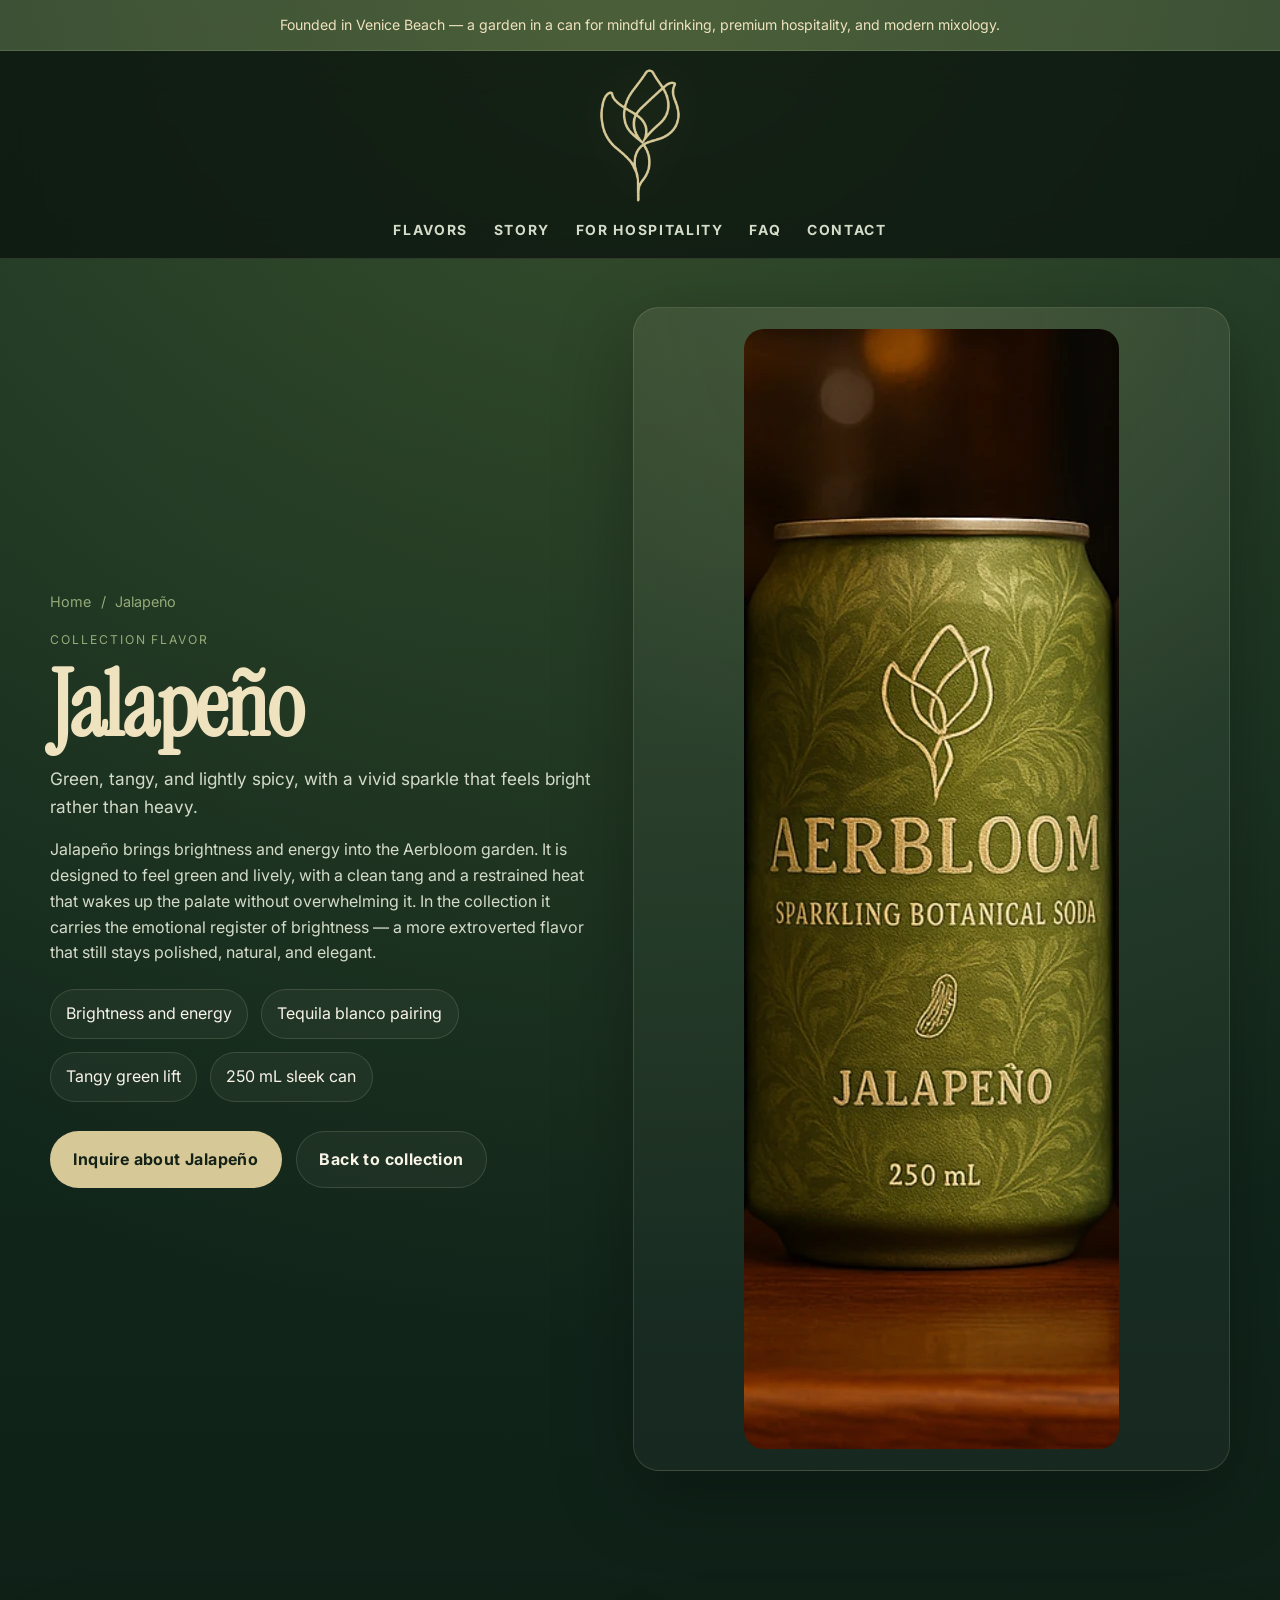
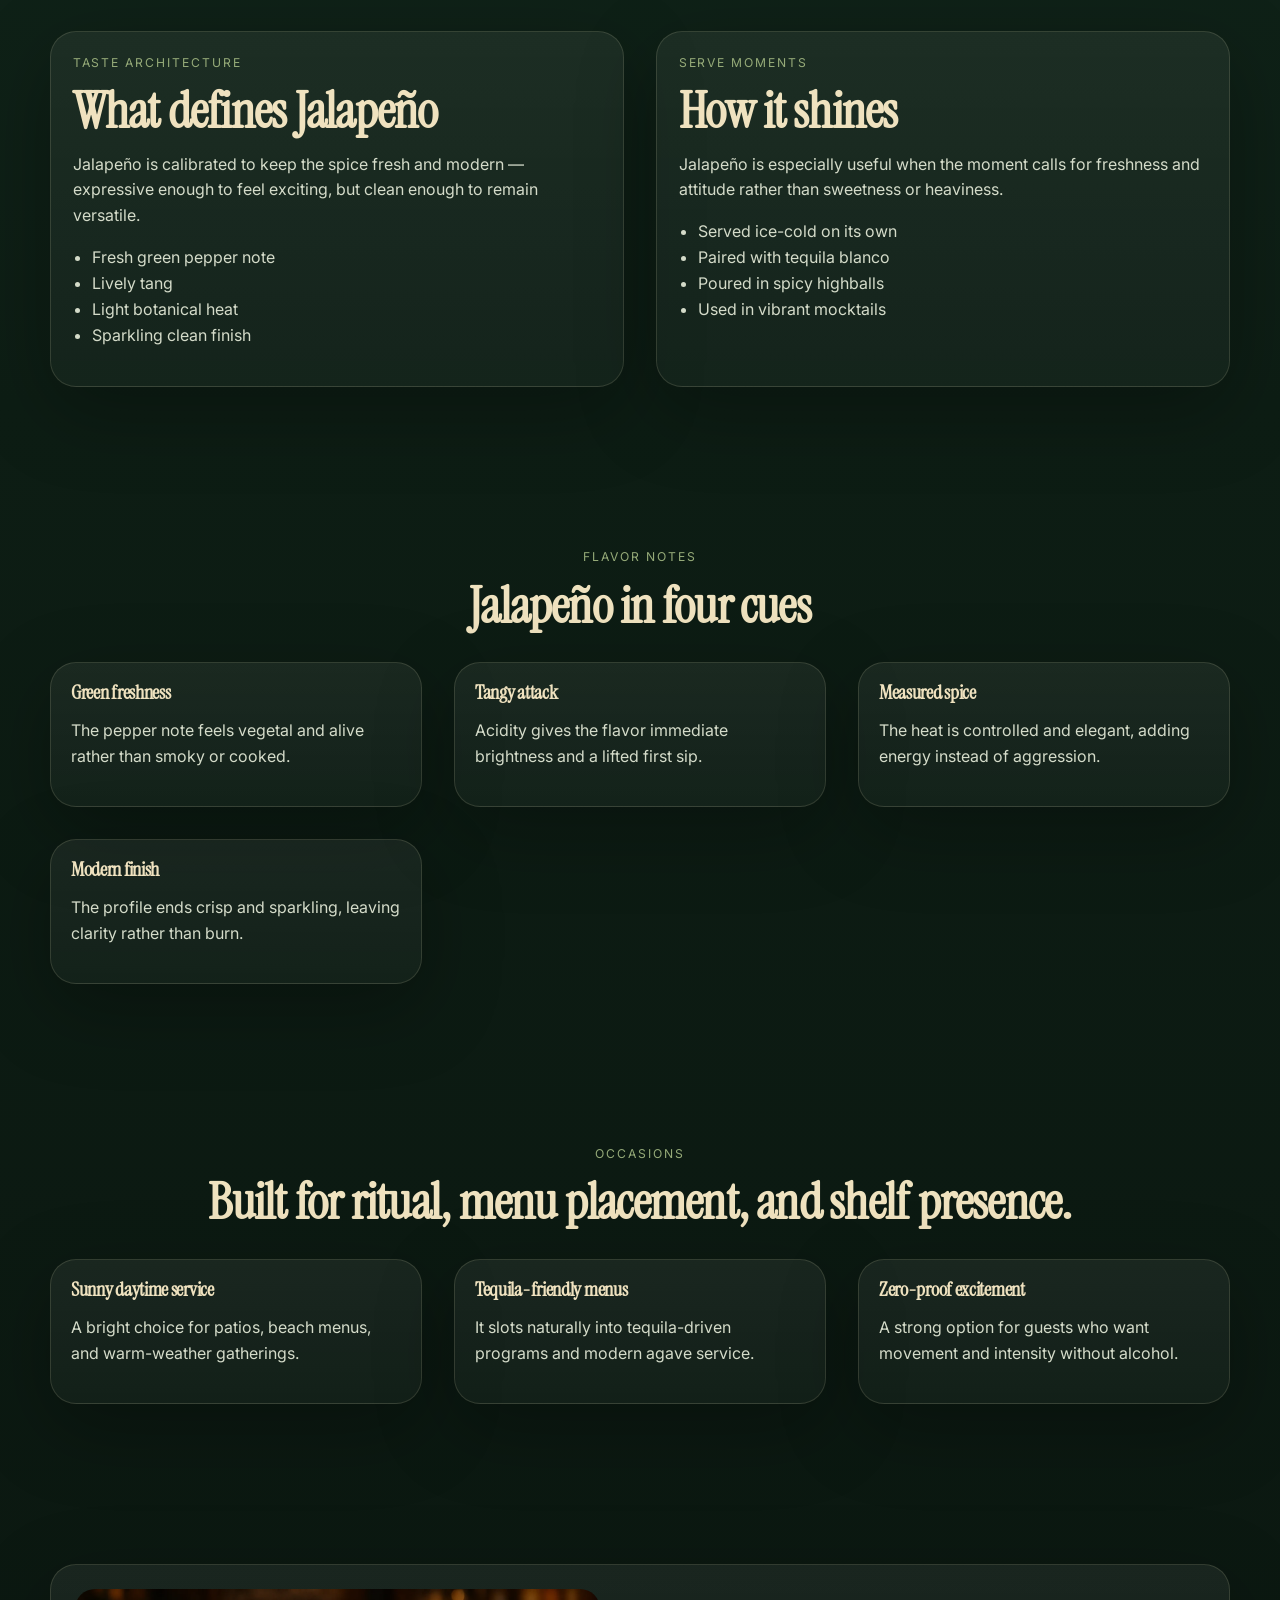
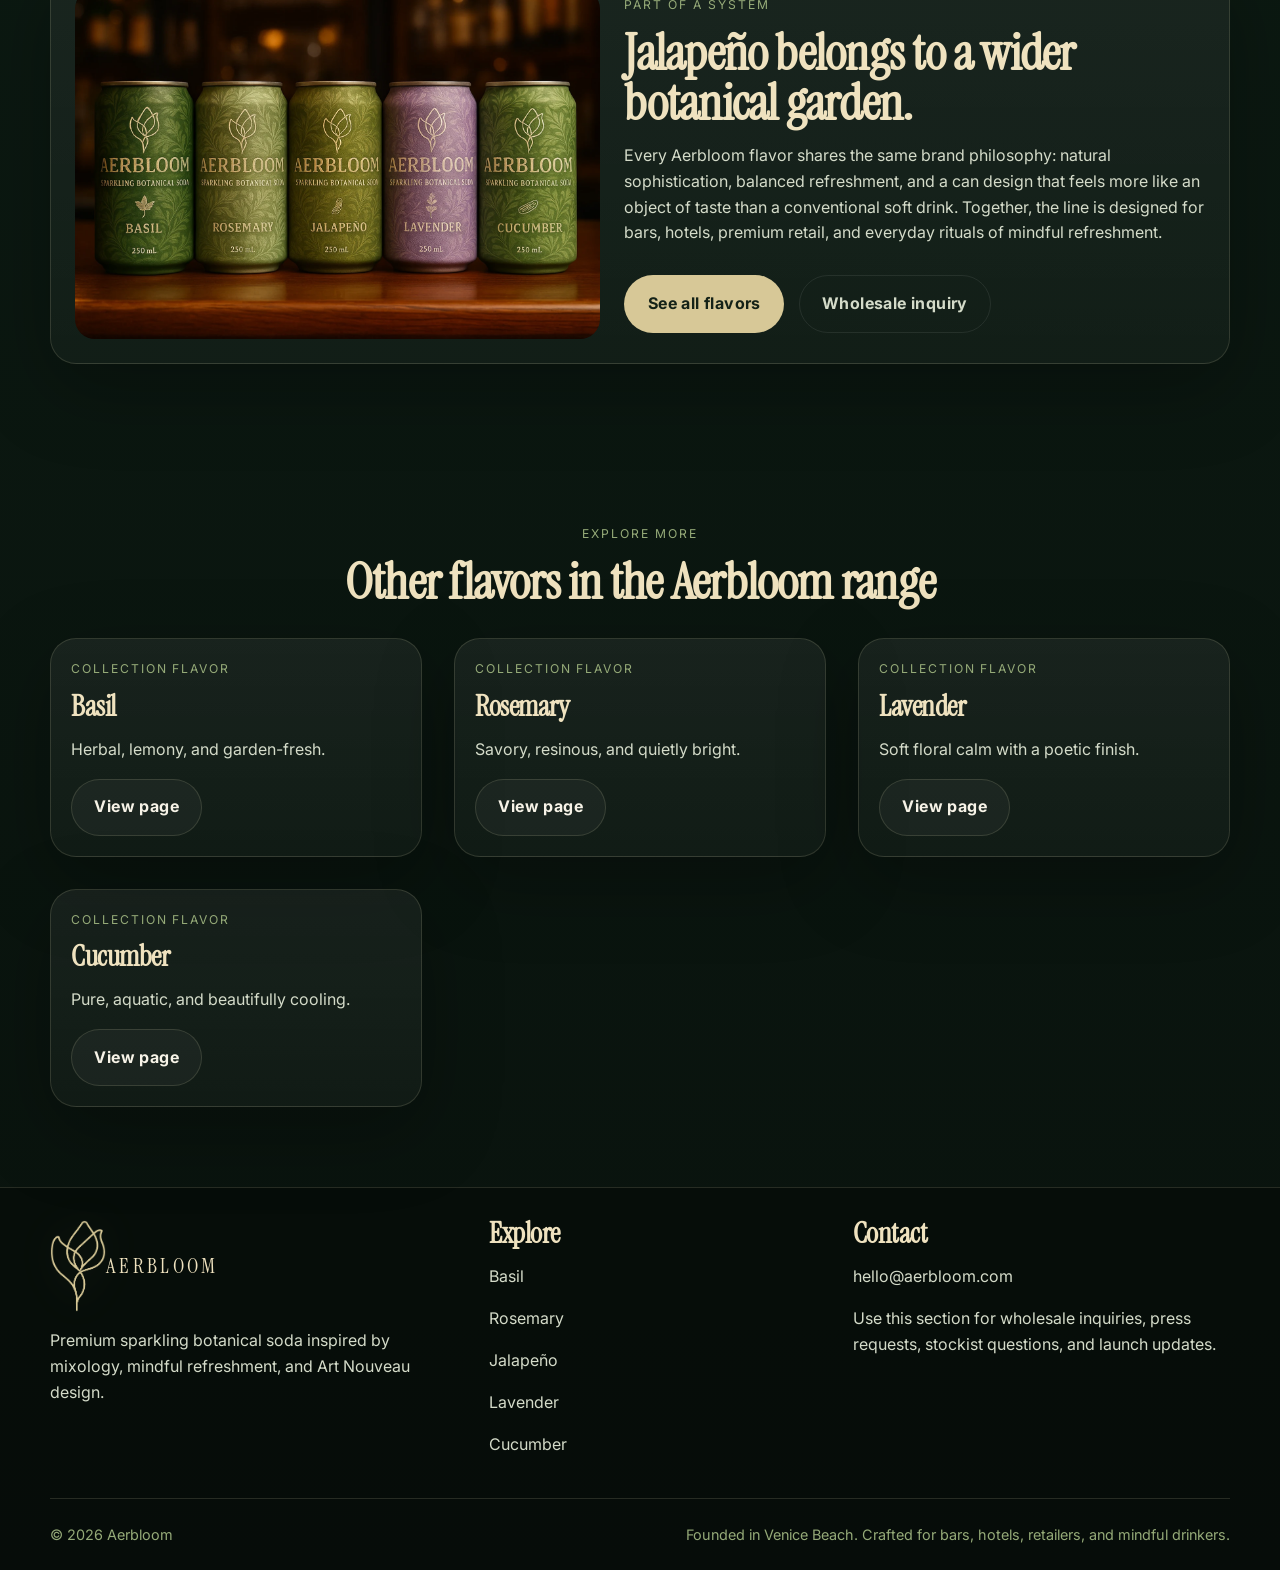
<file: jalapeno.html>
<!DOCTYPE html>
<html lang="en">
<head>

  <meta charset="UTF-8" />
  <meta name="viewport" content="width=device-width, initial-scale=1.0" />
  <meta property="og:type" content="website" />
  <link rel="preconnect" href="https://fonts.googleapis.com">
  <link rel="preconnect" href="https://fonts.gstatic.com" crossorigin>
  <link href="https://fonts.googleapis.com/css2?family=Cinzel:wght@400;500;600&family=Instrument+Serif:ital@0;1&family=Inter:wght@400;500;600;700;800&display=swap" rel="stylesheet">
  <link rel="stylesheet" href="styles.css" />

  <title>Aerbloom Jalapeño — Sparkling Botanical Soda</title>
  <meta name="description" content="Aerbloom Jalapeño is green, tangy, and lightly spicy — a bright botanical soda with clean lift and energy." />
  <meta property="og:title" content="Aerbloom Jalapeño — Sparkling Botanical Soda" />
  <meta property="og:description" content="Aerbloom Jalapeño is green, tangy, and lightly spicy — a bright botanical soda with clean lift and energy." />
  <meta property="og:image" content="assets/jalapeno-card.webp" />
</head>
<body class="flavor-jalapeno">

<div class="announcement-bar">Founded in Venice Beach — a garden in a can for mindful drinking, premium hospitality, and modern mixology.</div>
<header class="site-header">
  <div class="container header-inner">
    <a class="brandmark" href="index.html" aria-label="Aerbloom home">
      <img src="assets/logo-gold-clear-tight.webp" alt="Aerbloom logo" />
    </a>
    <button class="mobile-toggle" aria-label="Open menu" aria-expanded="false">☰</button>
    <nav class="nav">
      <a href="index.html#collection">Flavors</a>
      <a href="index.html#story">Story</a>
      <a href="index.html#channels">For hospitality</a>
      <a href="index.html#faq">FAQ</a>
      <a href="index.html#contact">Contact</a>
    </nav>
  </div>
</header>

<main>
  <section class="flavor-hero section">
    <div class="container flavor-hero-grid">
      <div class="flavor-hero-copy">
        <div class="breadcrumbs"><a href="index.html">Home</a> <span>/</span> <span>Jalapeño</span></div>
        <p class="eyebrow">Collection flavor</p>
        <h1>Jalapeño</h1>
        <p class="lead">Green, tangy, and lightly spicy, with a vivid sparkle that feels bright rather than heavy.</p>
        <p>Jalapeño brings brightness and energy into the Aerbloom garden. It is designed to feel green and lively, with a clean tang and a restrained heat that wakes up the palate without overwhelming it. In the collection it carries the emotional register of brightness — a more extroverted flavor that still stays polished, natural, and elegant.</p>
        <div class="stats-row"><span>Brightness and energy</span><span>Tequila blanco pairing</span><span>Tangy green lift</span><span>250 mL sleek can</span></div>
        <div class="button-row">
          <a class="button button-primary" href="mailto:hello@aerbloom.com?subject=Aerbloom%20Jalapeño%20inquiry">Inquire about Jalapeño</a>
          <a class="button button-secondary" href="index.html#collection">Back to collection</a>
        </div>
      </div>
      <div class="image-shell soft">
        <img src="assets/jalapeno-card.webp" alt="Aerbloom Jalapeño can" />
      </div>
    </div>
  </section>
  <section class="section"><div class="container detail-grid"><article class="panel"><p class="eyebrow">Taste architecture</p><h2>What defines Jalapeño</h2><p>Jalapeño is calibrated to keep the spice fresh and modern — expressive enough to feel exciting, but clean enough to remain versatile.</p><ul><li>Fresh green pepper note</li><li>Lively tang</li><li>Light botanical heat</li><li>Sparkling clean finish</li></ul></article><article class="panel"><p class="eyebrow">Serve moments</p><h2>How it shines</h2><p>Jalapeño is especially useful when the moment calls for freshness and attitude rather than sweetness or heaviness.</p><ul><li>Served ice-cold on its own</li><li>Paired with tequila blanco</li><li>Poured in spicy highballs</li><li>Used in vibrant mocktails</li></ul></article></div></section>
  <section class="section"><div class="container"><div class="section-heading center"><p class="eyebrow">Flavor notes</p><h2>Jalapeño in four cues</h2></div><div class="callout-grid"><article class="tone-card"><h4>Green freshness</h4><p>The pepper note feels vegetal and alive rather than smoky or cooked.</p></article><article class="tone-card"><h4>Tangy attack</h4><p>Acidity gives the flavor immediate brightness and a lifted first sip.</p></article><article class="tone-card"><h4>Measured spice</h4><p>The heat is controlled and elegant, adding energy instead of aggression.</p></article><article class="tone-card"><h4>Modern finish</h4><p>The profile ends crisp and sparkling, leaving clarity rather than burn.</p></article></div></div></section>
  <section class="section"><div class="container"><div class="section-heading center"><p class="eyebrow">Occasions</p><h2>Built for ritual, menu placement, and shelf presence.</h2></div><div class="ritual-grid"><article class="ritual-card"><h4>Sunny daytime service</h4><p>A bright choice for patios, beach menus, and warm-weather gatherings.</p></article><article class="ritual-card"><h4>Tequila-friendly menus</h4><p>It slots naturally into tequila-driven programs and modern agave service.</p></article><article class="ritual-card"><h4>Zero-proof excitement</h4><p>A strong option for guests who want movement and intensity without alcohol.</p></article></div></div></section>
  <section class="section"><div class="container collection-promo"><img src="assets/flavor-lineup.webp" alt="Aerbloom lineup" /><div><p class="eyebrow">Part of a system</p><h2>Jalapeño belongs to a wider botanical garden.</h2><p>Every Aerbloom flavor shares the same brand philosophy: natural sophistication, balanced refreshment, and a can design that feels more like an object of taste than a conventional soft drink. Together, the line is designed for bars, hotels, premium retail, and everyday rituals of mindful refreshment.</p><div class="button-row"><a class="button button-primary" href="index.html#collection">See all flavors</a><a class="button button-tertiary" href="mailto:hello@aerbloom.com?subject=Aerbloom%20wholesale%20inquiry">Wholesale inquiry</a></div></div></div></section>
  <section class="section"><div class="container"><div class="section-heading center"><p class="eyebrow">Explore more</p><h2>Other flavors in the Aerbloom range</h2></div><div class="callout-grid"><article class="flavor-summary-card"><p class="kicker">Collection flavor</p><h3>Basil</h3><p>Herbal, lemony, and garden-fresh.</p><a class="button button-secondary" href="basil.html">View page</a></article><article class="flavor-summary-card"><p class="kicker">Collection flavor</p><h3>Rosemary</h3><p>Savory, resinous, and quietly bright.</p><a class="button button-secondary" href="rosemary.html">View page</a></article><article class="flavor-summary-card"><p class="kicker">Collection flavor</p><h3>Lavender</h3><p>Soft floral calm with a poetic finish.</p><a class="button button-secondary" href="lavender.html">View page</a></article><article class="flavor-summary-card"><p class="kicker">Collection flavor</p><h3>Cucumber</h3><p>Pure, aquatic, and beautifully cooling.</p><a class="button button-secondary" href="cucumber.html">View page</a></article></div></div></section>
</main>

<footer class="site-footer" id="contact">
  <div class="container footer-grid">
    <div>
      <a class="brandmark footer-brand" href="index.html">
        <img src="assets/logo-gold-clear-tight.webp" alt="Aerbloom logo" />
        <span>AERBLOOM</span>
      </a>
      <p class="footer-copy">Premium sparkling botanical soda inspired by mixology, mindful refreshment, and Art Nouveau design.</p>
    </div>
    <div>
      <h3>Explore</h3>
      <p><a href="basil.html">Basil</a></p>
      <p><a href="rosemary.html">Rosemary</a></p>
      <p><a href="jalapeno.html">Jalapeño</a></p>
      <p><a href="lavender.html">Lavender</a></p>
      <p><a href="cucumber.html">Cucumber</a></p>
    </div>
    <div>
      <h3>Contact</h3>
      <p><a href="mailto:hello@aerbloom.com">hello@aerbloom.com</a></p>
      <p>Use this section for wholesale inquiries, press requests, stockist questions, and launch updates.</p>
    </div>
  </div>
  <div class="container footer-bottom">
    <span>© <span id="year"></span> Aerbloom</span>
    <span>Founded in Venice Beach. Crafted for bars, hotels, retailers, and mindful drinkers.</span>
  </div>
</footer>

<script src="script.js"></script>
</body>
</html>
</file>
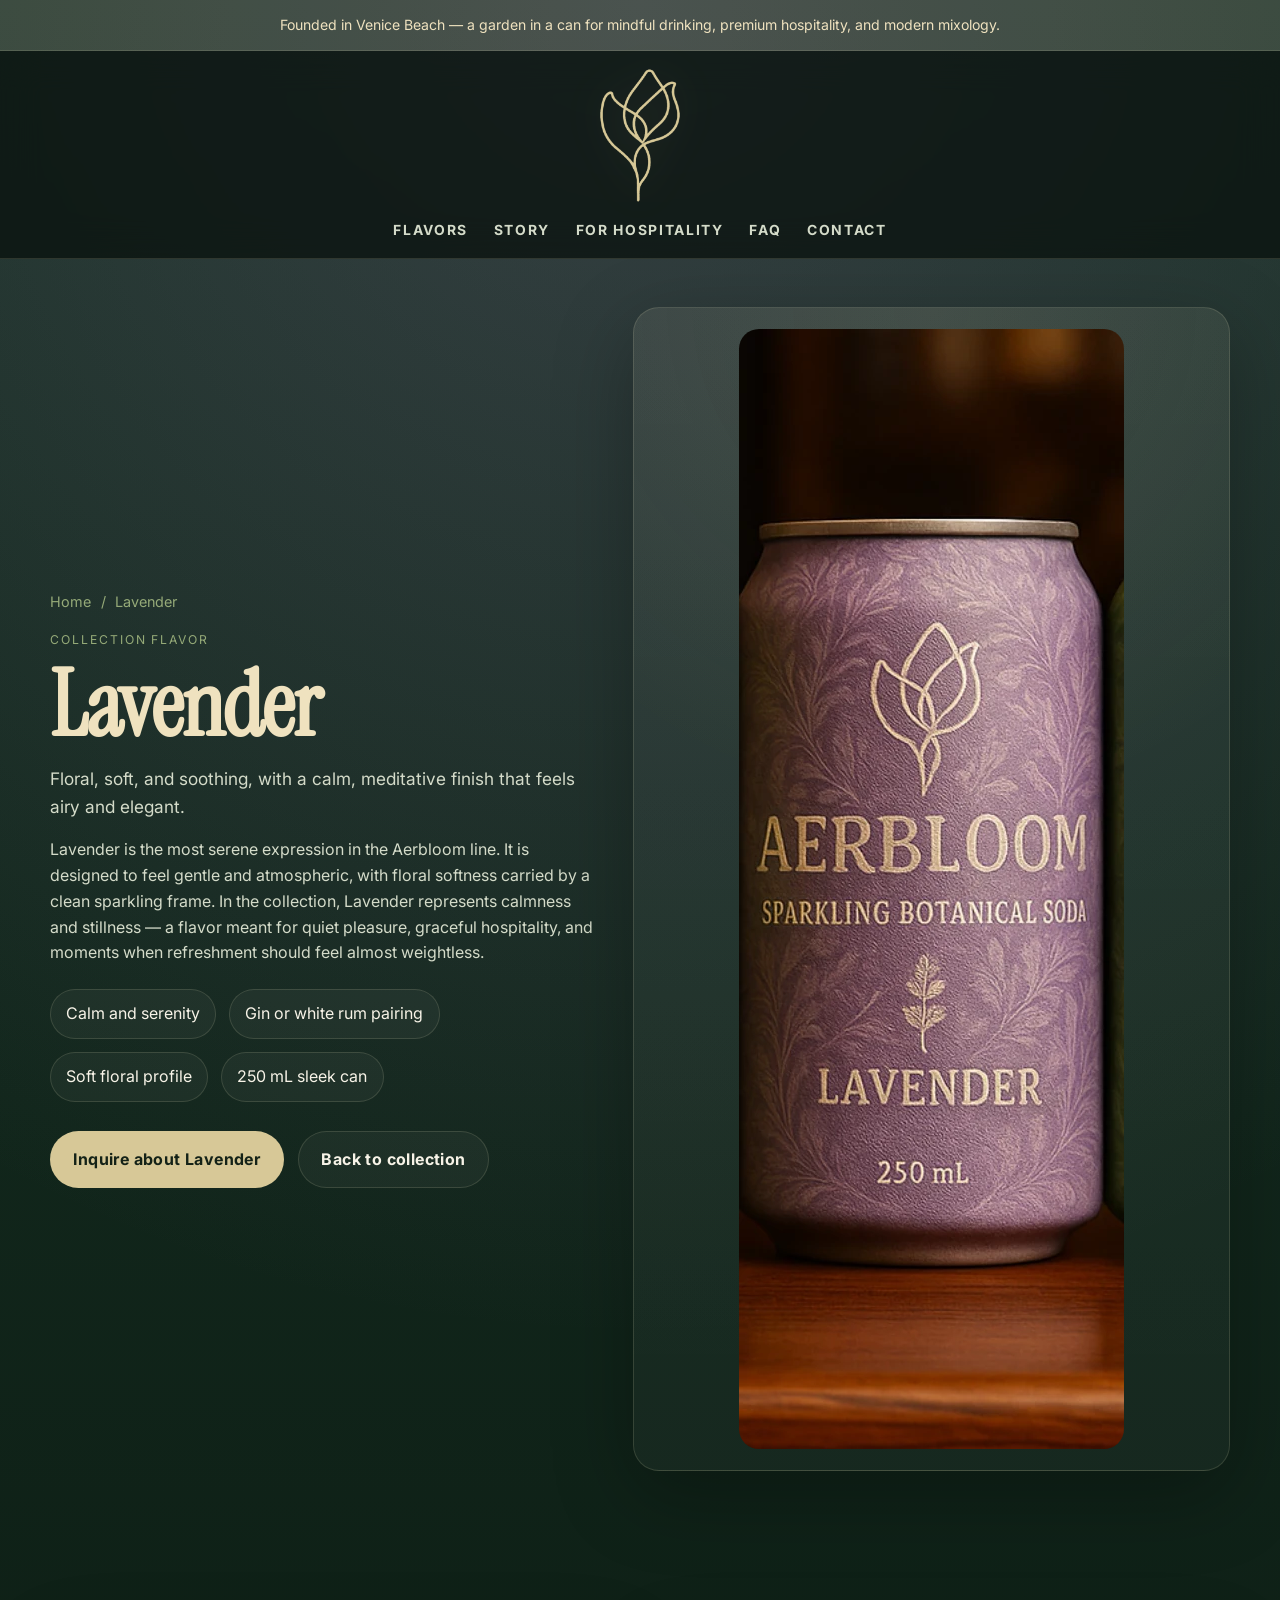
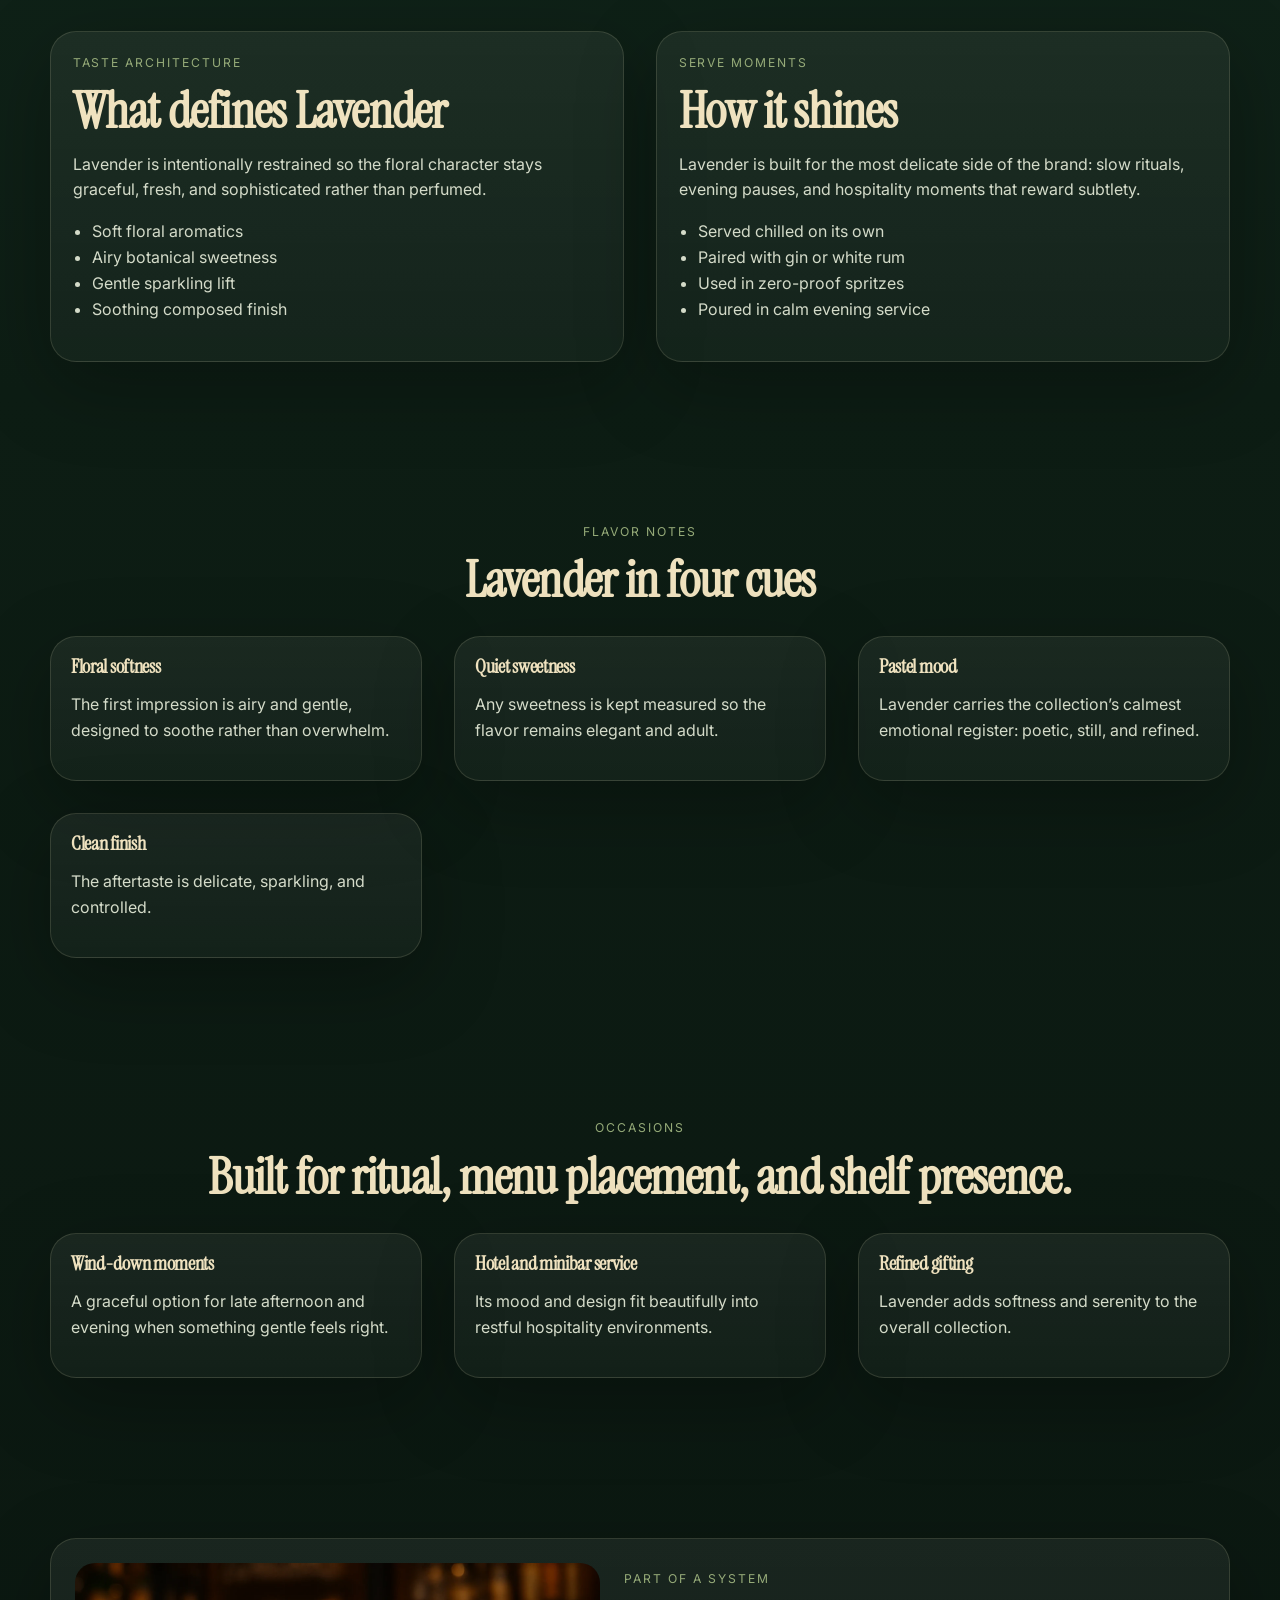
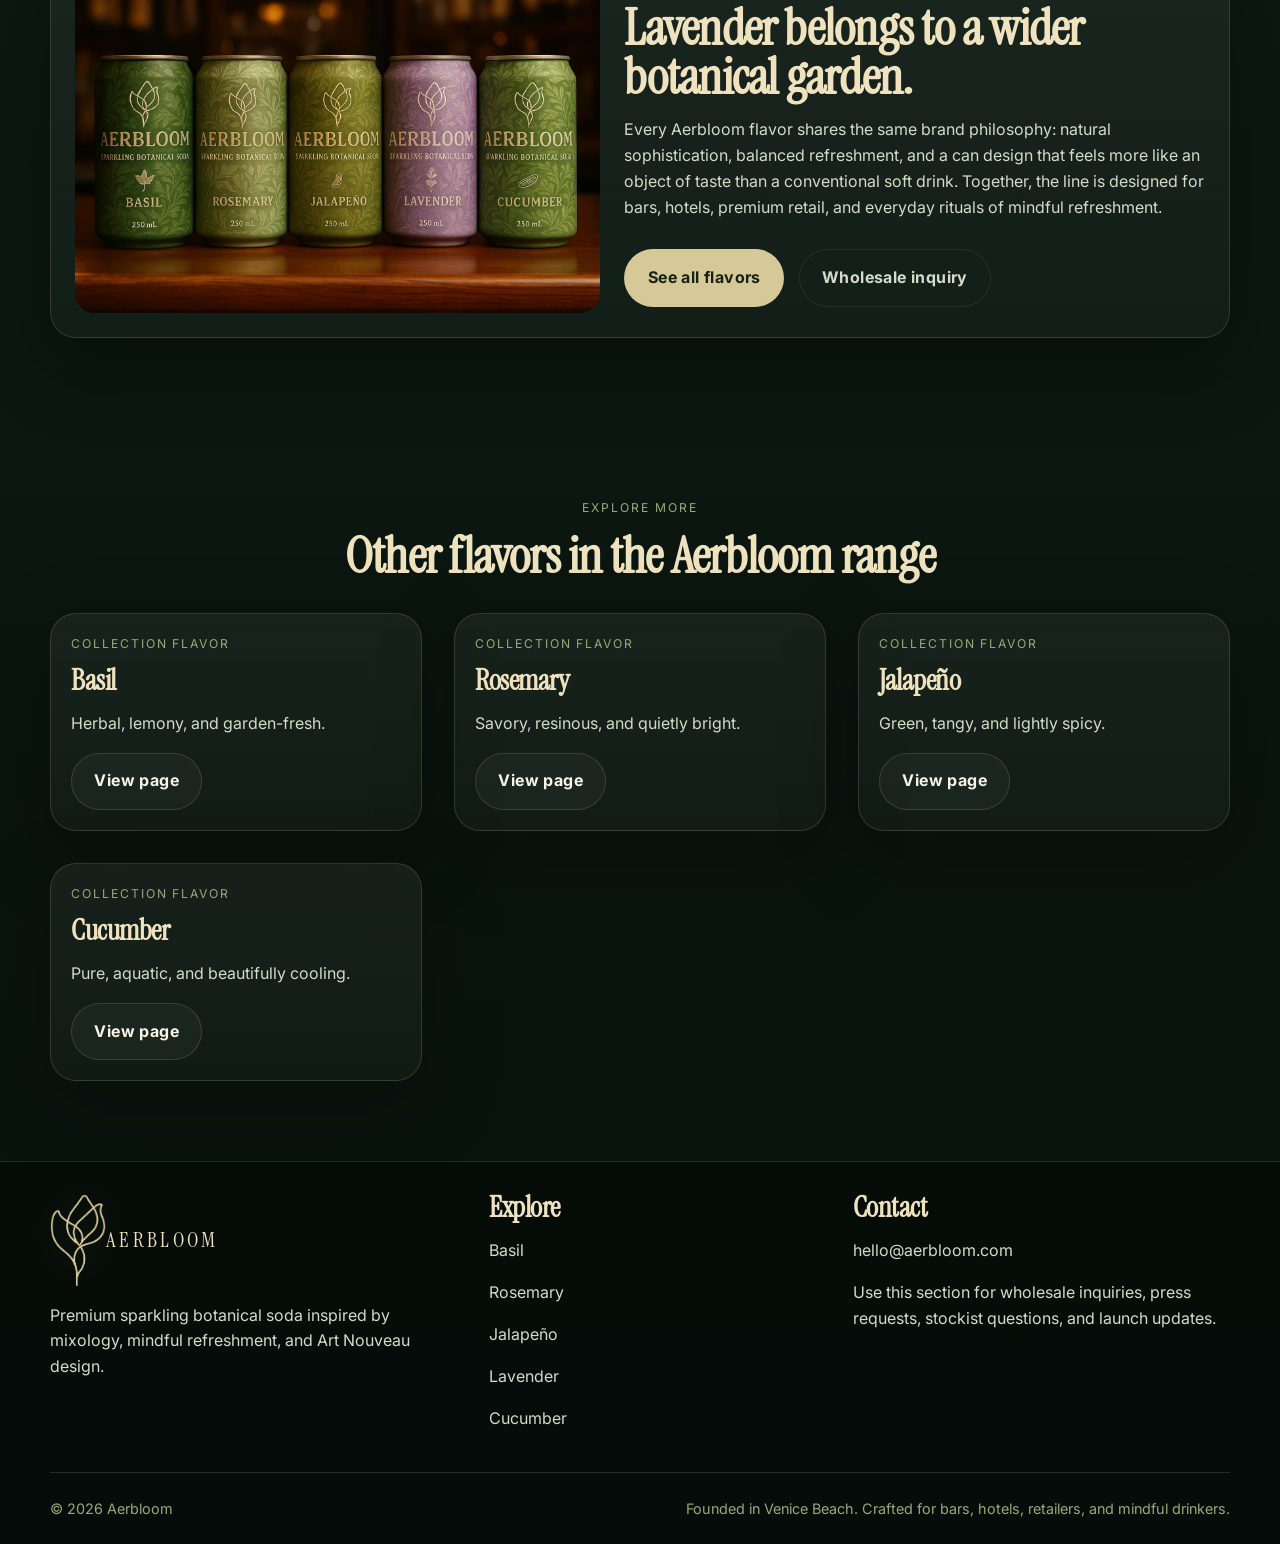
<file: lavender.html>
<!DOCTYPE html>
<html lang="en">
<head>

  <meta charset="UTF-8" />
  <meta name="viewport" content="width=device-width, initial-scale=1.0" />
  <meta property="og:type" content="website" />
  <link rel="preconnect" href="https://fonts.googleapis.com">
  <link rel="preconnect" href="https://fonts.gstatic.com" crossorigin>
  <link href="https://fonts.googleapis.com/css2?family=Cinzel:wght@400;500;600&family=Instrument+Serif:ital@0;1&family=Inter:wght@400;500;600;700;800&display=swap" rel="stylesheet">
  <link rel="stylesheet" href="styles.css" />

  <title>Aerbloom Lavender — Sparkling Botanical Soda</title>
  <meta name="description" content="Aerbloom Lavender is floral, soft, and soothing — a calm botanical soda with a poetic finish." />
  <meta property="og:title" content="Aerbloom Lavender — Sparkling Botanical Soda" />
  <meta property="og:description" content="Aerbloom Lavender is floral, soft, and soothing — a calm botanical soda with a poetic finish." />
  <meta property="og:image" content="assets/lavender-card.webp" />
</head>
<body class="flavor-lavender">

<div class="announcement-bar">Founded in Venice Beach — a garden in a can for mindful drinking, premium hospitality, and modern mixology.</div>
<header class="site-header">
  <div class="container header-inner">
    <a class="brandmark" href="index.html" aria-label="Aerbloom home">
      <img src="assets/logo-gold-clear-tight.webp" alt="Aerbloom logo" />
    </a>
    <button class="mobile-toggle" aria-label="Open menu" aria-expanded="false">☰</button>
    <nav class="nav">
      <a href="index.html#collection">Flavors</a>
      <a href="index.html#story">Story</a>
      <a href="index.html#channels">For hospitality</a>
      <a href="index.html#faq">FAQ</a>
      <a href="index.html#contact">Contact</a>
    </nav>
  </div>
</header>

<main>
  <section class="flavor-hero section">
    <div class="container flavor-hero-grid">
      <div class="flavor-hero-copy">
        <div class="breadcrumbs"><a href="index.html">Home</a> <span>/</span> <span>Lavender</span></div>
        <p class="eyebrow">Collection flavor</p>
        <h1>Lavender</h1>
        <p class="lead">Floral, soft, and soothing, with a calm, meditative finish that feels airy and elegant.</p>
        <p>Lavender is the most serene expression in the Aerbloom line. It is designed to feel gentle and atmospheric, with floral softness carried by a clean sparkling frame. In the collection, Lavender represents calmness and stillness — a flavor meant for quiet pleasure, graceful hospitality, and moments when refreshment should feel almost weightless.</p>
        <div class="stats-row"><span>Calm and serenity</span><span>Gin or white rum pairing</span><span>Soft floral profile</span><span>250 mL sleek can</span></div>
        <div class="button-row">
          <a class="button button-primary" href="mailto:hello@aerbloom.com?subject=Aerbloom%20Lavender%20inquiry">Inquire about Lavender</a>
          <a class="button button-secondary" href="index.html#collection">Back to collection</a>
        </div>
      </div>
      <div class="image-shell soft">
        <img src="assets/lavender-card.webp" alt="Aerbloom Lavender can" />
      </div>
    </div>
  </section>
  <section class="section"><div class="container detail-grid"><article class="panel"><p class="eyebrow">Taste architecture</p><h2>What defines Lavender</h2><p>Lavender is intentionally restrained so the floral character stays graceful, fresh, and sophisticated rather than perfumed.</p><ul><li>Soft floral aromatics</li><li>Airy botanical sweetness</li><li>Gentle sparkling lift</li><li>Soothing composed finish</li></ul></article><article class="panel"><p class="eyebrow">Serve moments</p><h2>How it shines</h2><p>Lavender is built for the most delicate side of the brand: slow rituals, evening pauses, and hospitality moments that reward subtlety.</p><ul><li>Served chilled on its own</li><li>Paired with gin or white rum</li><li>Used in zero-proof spritzes</li><li>Poured in calm evening service</li></ul></article></div></section>
  <section class="section"><div class="container"><div class="section-heading center"><p class="eyebrow">Flavor notes</p><h2>Lavender in four cues</h2></div><div class="callout-grid"><article class="tone-card"><h4>Floral softness</h4><p>The first impression is airy and gentle, designed to soothe rather than overwhelm.</p></article><article class="tone-card"><h4>Quiet sweetness</h4><p>Any sweetness is kept measured so the flavor remains elegant and adult.</p></article><article class="tone-card"><h4>Pastel mood</h4><p>Lavender carries the collection’s calmest emotional register: poetic, still, and refined.</p></article><article class="tone-card"><h4>Clean finish</h4><p>The aftertaste is delicate, sparkling, and controlled.</p></article></div></div></section>
  <section class="section"><div class="container"><div class="section-heading center"><p class="eyebrow">Occasions</p><h2>Built for ritual, menu placement, and shelf presence.</h2></div><div class="ritual-grid"><article class="ritual-card"><h4>Wind-down moments</h4><p>A graceful option for late afternoon and evening when something gentle feels right.</p></article><article class="ritual-card"><h4>Hotel and minibar service</h4><p>Its mood and design fit beautifully into restful hospitality environments.</p></article><article class="ritual-card"><h4>Refined gifting</h4><p>Lavender adds softness and serenity to the overall collection.</p></article></div></div></section>
  <section class="section"><div class="container collection-promo"><img src="assets/flavor-lineup.webp" alt="Aerbloom lineup" /><div><p class="eyebrow">Part of a system</p><h2>Lavender belongs to a wider botanical garden.</h2><p>Every Aerbloom flavor shares the same brand philosophy: natural sophistication, balanced refreshment, and a can design that feels more like an object of taste than a conventional soft drink. Together, the line is designed for bars, hotels, premium retail, and everyday rituals of mindful refreshment.</p><div class="button-row"><a class="button button-primary" href="index.html#collection">See all flavors</a><a class="button button-tertiary" href="mailto:hello@aerbloom.com?subject=Aerbloom%20wholesale%20inquiry">Wholesale inquiry</a></div></div></div></section>
  <section class="section"><div class="container"><div class="section-heading center"><p class="eyebrow">Explore more</p><h2>Other flavors in the Aerbloom range</h2></div><div class="callout-grid"><article class="flavor-summary-card"><p class="kicker">Collection flavor</p><h3>Basil</h3><p>Herbal, lemony, and garden-fresh.</p><a class="button button-secondary" href="basil.html">View page</a></article><article class="flavor-summary-card"><p class="kicker">Collection flavor</p><h3>Rosemary</h3><p>Savory, resinous, and quietly bright.</p><a class="button button-secondary" href="rosemary.html">View page</a></article><article class="flavor-summary-card"><p class="kicker">Collection flavor</p><h3>Jalapeño</h3><p>Green, tangy, and lightly spicy.</p><a class="button button-secondary" href="jalapeno.html">View page</a></article><article class="flavor-summary-card"><p class="kicker">Collection flavor</p><h3>Cucumber</h3><p>Pure, aquatic, and beautifully cooling.</p><a class="button button-secondary" href="cucumber.html">View page</a></article></div></div></section>
</main>

<footer class="site-footer" id="contact">
  <div class="container footer-grid">
    <div>
      <a class="brandmark footer-brand" href="index.html">
        <img src="assets/logo-gold-clear-tight.webp" alt="Aerbloom logo" />
        <span>AERBLOOM</span>
      </a>
      <p class="footer-copy">Premium sparkling botanical soda inspired by mixology, mindful refreshment, and Art Nouveau design.</p>
    </div>
    <div>
      <h3>Explore</h3>
      <p><a href="basil.html">Basil</a></p>
      <p><a href="rosemary.html">Rosemary</a></p>
      <p><a href="jalapeno.html">Jalapeño</a></p>
      <p><a href="lavender.html">Lavender</a></p>
      <p><a href="cucumber.html">Cucumber</a></p>
    </div>
    <div>
      <h3>Contact</h3>
      <p><a href="mailto:hello@aerbloom.com">hello@aerbloom.com</a></p>
      <p>Use this section for wholesale inquiries, press requests, stockist questions, and launch updates.</p>
    </div>
  </div>
  <div class="container footer-bottom">
    <span>© <span id="year"></span> Aerbloom</span>
    <span>Founded in Venice Beach. Crafted for bars, hotels, retailers, and mindful drinkers.</span>
  </div>
</footer>

<script src="script.js"></script>
</body>
</html>
</file>
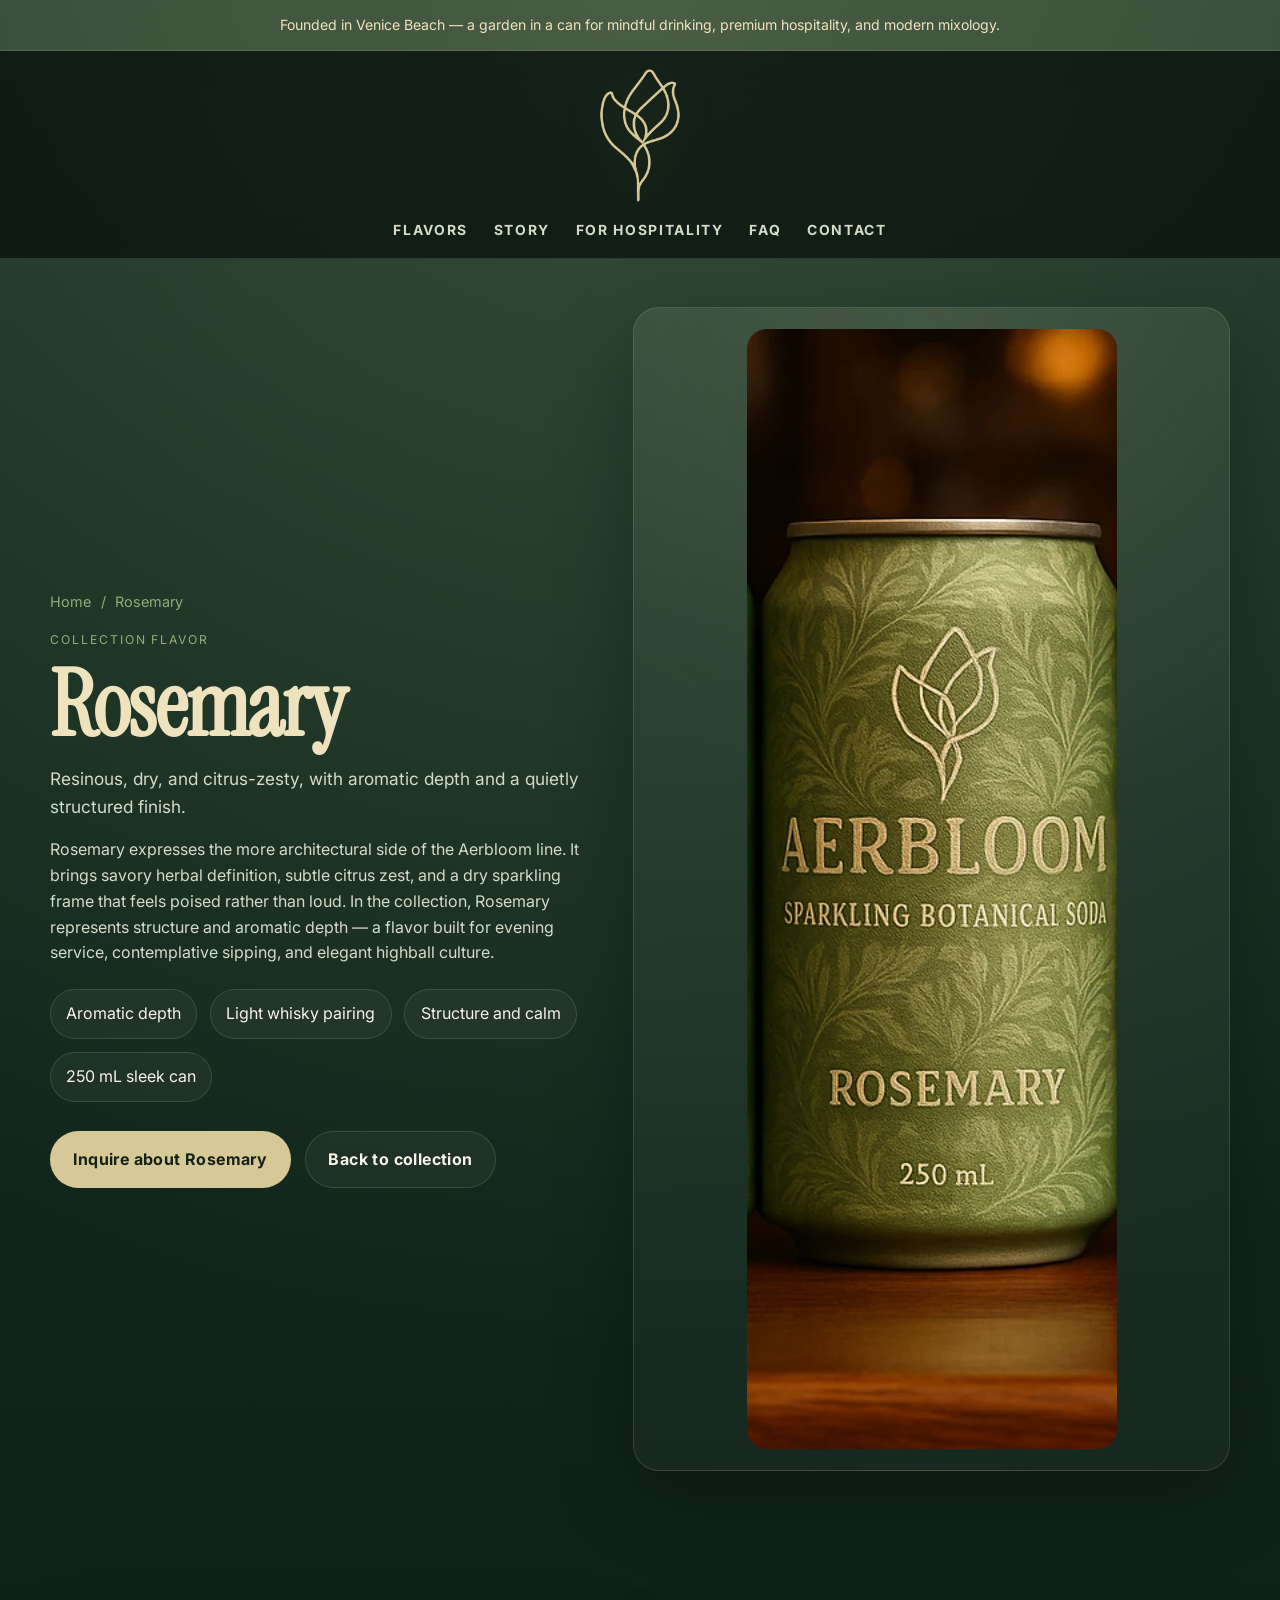
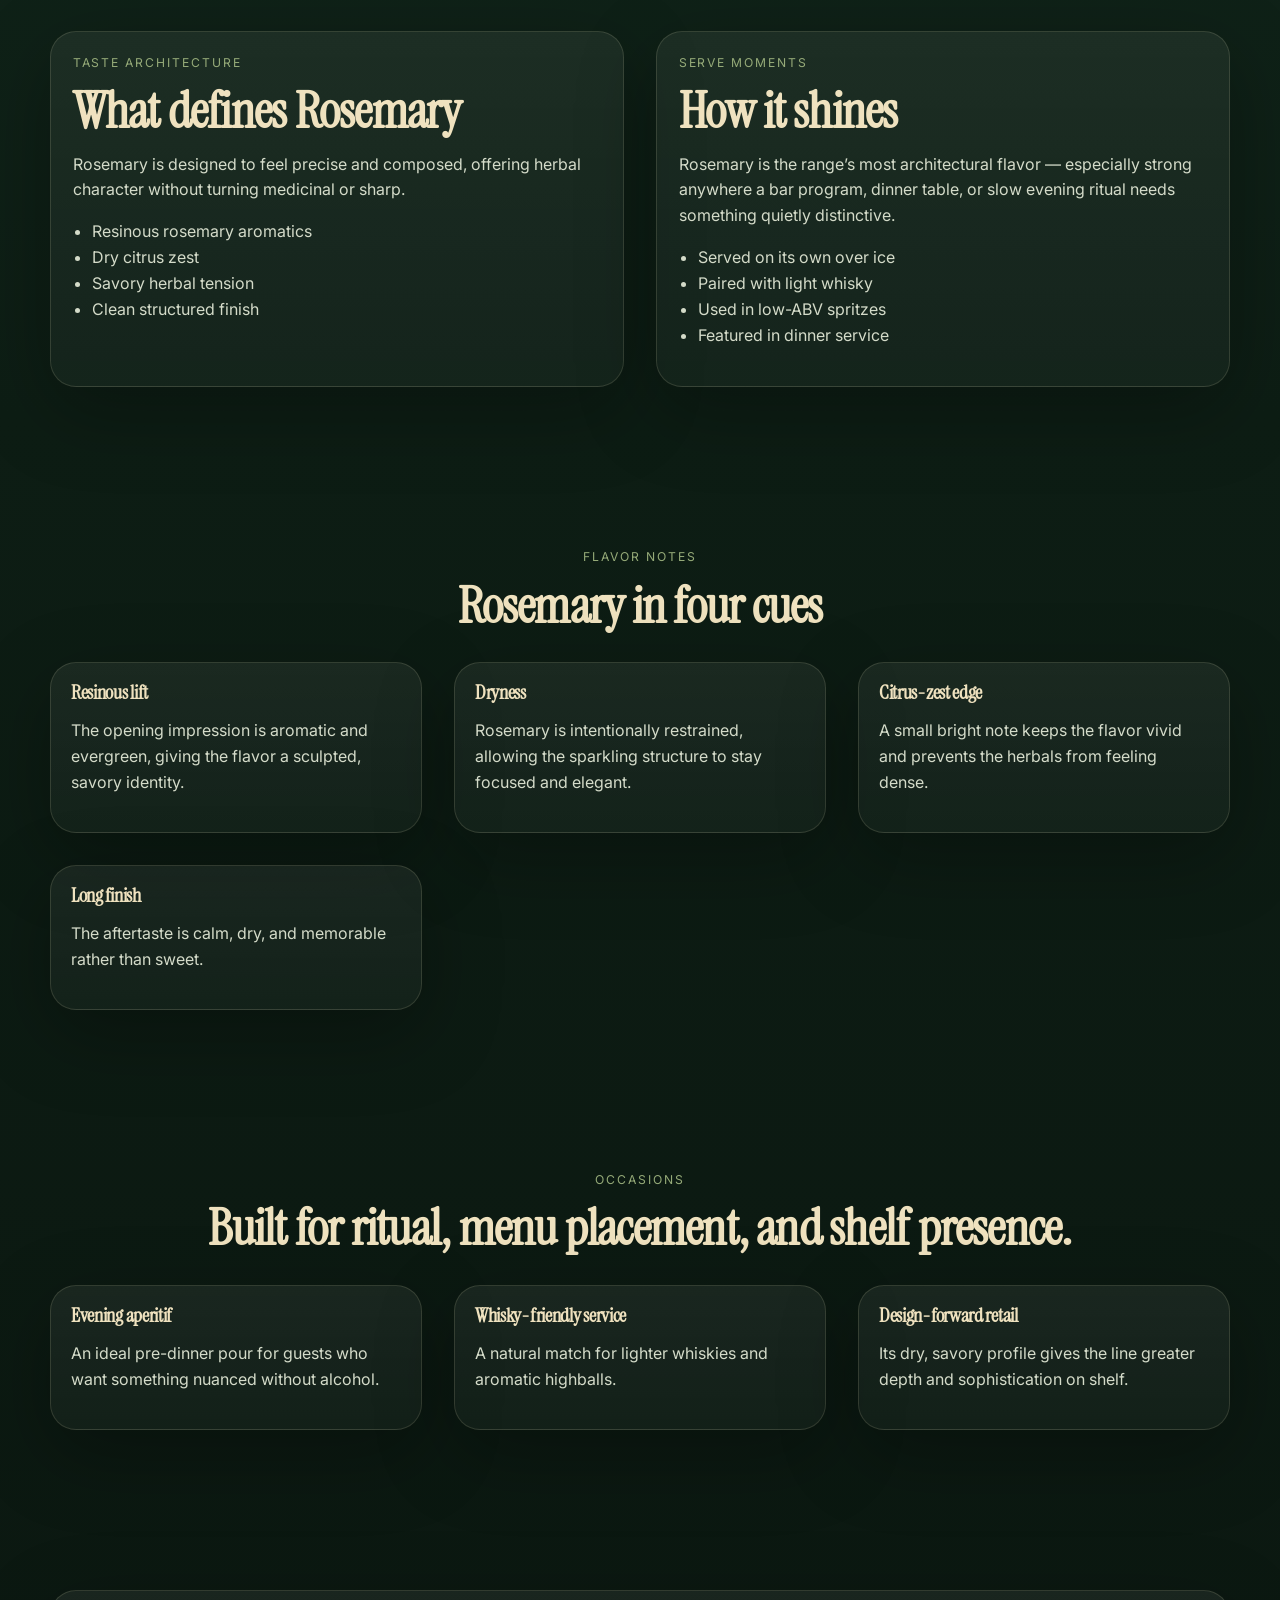
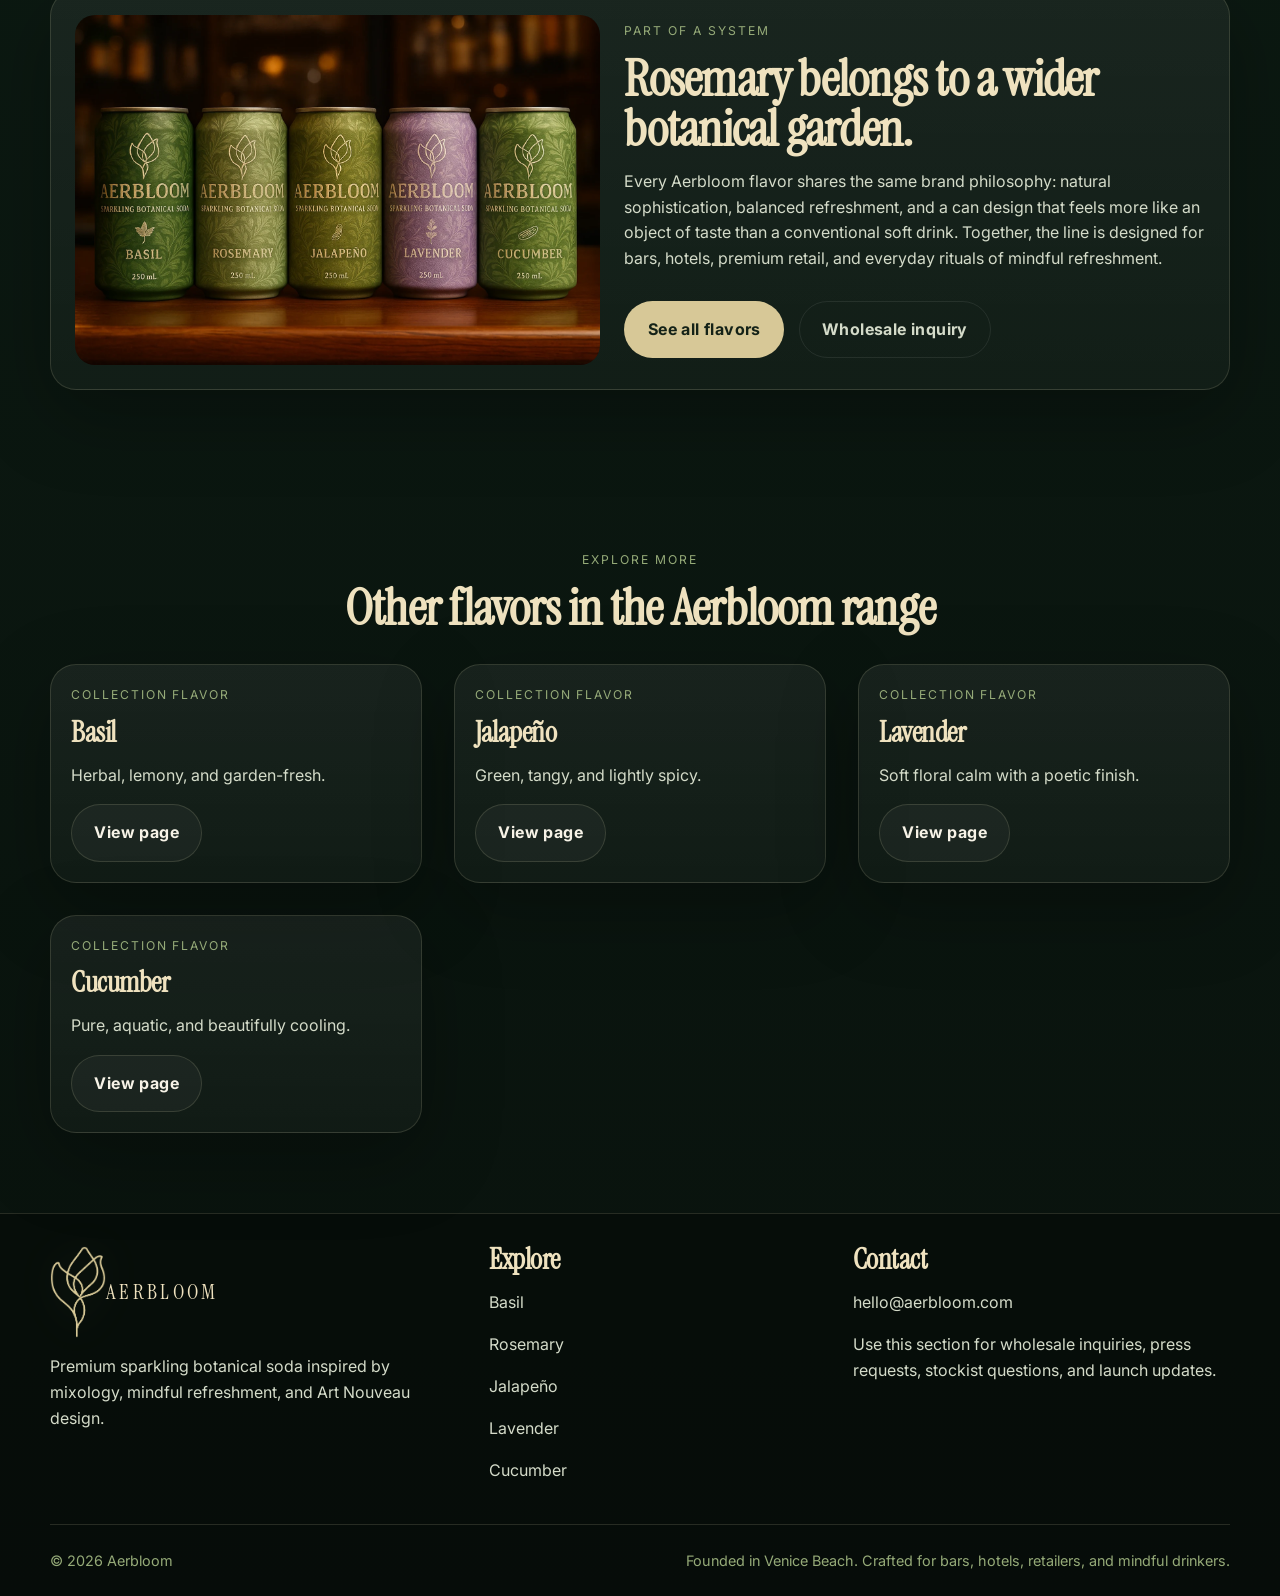
<file: rosemary.html>
<!DOCTYPE html>
<html lang="en">
<head>

  <meta charset="UTF-8" />
  <meta name="viewport" content="width=device-width, initial-scale=1.0" />
  <meta property="og:type" content="website" />
  <link rel="preconnect" href="https://fonts.googleapis.com">
  <link rel="preconnect" href="https://fonts.gstatic.com" crossorigin>
  <link href="https://fonts.googleapis.com/css2?family=Cinzel:wght@400;500;600&family=Instrument+Serif:ital@0;1&family=Inter:wght@400;500;600;700;800&display=swap" rel="stylesheet">
  <link rel="stylesheet" href="styles.css" />

  <title>Aerbloom Rosemary — Sparkling Botanical Soda</title>
  <meta name="description" content="Aerbloom Rosemary is resinous, dry, and citrus-zesty — an aromatic botanical soda with elegant structure." />
  <meta property="og:title" content="Aerbloom Rosemary — Sparkling Botanical Soda" />
  <meta property="og:description" content="Aerbloom Rosemary is resinous, dry, and citrus-zesty — an aromatic botanical soda with elegant structure." />
  <meta property="og:image" content="assets/rosemary-card.webp" />
</head>
<body class="flavor-rosemary">

<div class="announcement-bar">Founded in Venice Beach — a garden in a can for mindful drinking, premium hospitality, and modern mixology.</div>
<header class="site-header">
  <div class="container header-inner">
    <a class="brandmark" href="index.html" aria-label="Aerbloom home">
      <img src="assets/logo-gold-clear-tight.webp" alt="Aerbloom logo" />
    </a>
    <button class="mobile-toggle" aria-label="Open menu" aria-expanded="false">☰</button>
    <nav class="nav">
      <a href="index.html#collection">Flavors</a>
      <a href="index.html#story">Story</a>
      <a href="index.html#channels">For hospitality</a>
      <a href="index.html#faq">FAQ</a>
      <a href="index.html#contact">Contact</a>
    </nav>
  </div>
</header>

<main>
  <section class="flavor-hero section">
    <div class="container flavor-hero-grid">
      <div class="flavor-hero-copy">
        <div class="breadcrumbs"><a href="index.html">Home</a> <span>/</span> <span>Rosemary</span></div>
        <p class="eyebrow">Collection flavor</p>
        <h1>Rosemary</h1>
        <p class="lead">Resinous, dry, and citrus-zesty, with aromatic depth and a quietly structured finish.</p>
        <p>Rosemary expresses the more architectural side of the Aerbloom line. It brings savory herbal definition, subtle citrus zest, and a dry sparkling frame that feels poised rather than loud. In the collection, Rosemary represents structure and aromatic depth — a flavor built for evening service, contemplative sipping, and elegant highball culture.</p>
        <div class="stats-row"><span>Aromatic depth</span><span>Light whisky pairing</span><span>Structure and calm</span><span>250 mL sleek can</span></div>
        <div class="button-row">
          <a class="button button-primary" href="mailto:hello@aerbloom.com?subject=Aerbloom%20Rosemary%20inquiry">Inquire about Rosemary</a>
          <a class="button button-secondary" href="index.html#collection">Back to collection</a>
        </div>
      </div>
      <div class="image-shell soft">
        <img src="assets/rosemary-card.webp" alt="Aerbloom Rosemary can" />
      </div>
    </div>
  </section>
  <section class="section"><div class="container detail-grid"><article class="panel"><p class="eyebrow">Taste architecture</p><h2>What defines Rosemary</h2><p>Rosemary is designed to feel precise and composed, offering herbal character without turning medicinal or sharp.</p><ul><li>Resinous rosemary aromatics</li><li>Dry citrus zest</li><li>Savory herbal tension</li><li>Clean structured finish</li></ul></article><article class="panel"><p class="eyebrow">Serve moments</p><h2>How it shines</h2><p>Rosemary is the range’s most architectural flavor — especially strong anywhere a bar program, dinner table, or slow evening ritual needs something quietly distinctive.</p><ul><li>Served on its own over ice</li><li>Paired with light whisky</li><li>Used in low-ABV spritzes</li><li>Featured in dinner service</li></ul></article></div></section>
  <section class="section"><div class="container"><div class="section-heading center"><p class="eyebrow">Flavor notes</p><h2>Rosemary in four cues</h2></div><div class="callout-grid"><article class="tone-card"><h4>Resinous lift</h4><p>The opening impression is aromatic and evergreen, giving the flavor a sculpted, savory identity.</p></article><article class="tone-card"><h4>Dryness</h4><p>Rosemary is intentionally restrained, allowing the sparkling structure to stay focused and elegant.</p></article><article class="tone-card"><h4>Citrus-zest edge</h4><p>A small bright note keeps the flavor vivid and prevents the herbals from feeling dense.</p></article><article class="tone-card"><h4>Long finish</h4><p>The aftertaste is calm, dry, and memorable rather than sweet.</p></article></div></div></section>
  <section class="section"><div class="container"><div class="section-heading center"><p class="eyebrow">Occasions</p><h2>Built for ritual, menu placement, and shelf presence.</h2></div><div class="ritual-grid"><article class="ritual-card"><h4>Evening aperitif</h4><p>An ideal pre-dinner pour for guests who want something nuanced without alcohol.</p></article><article class="ritual-card"><h4>Whisky-friendly service</h4><p>A natural match for lighter whiskies and aromatic highballs.</p></article><article class="ritual-card"><h4>Design-forward retail</h4><p>Its dry, savory profile gives the line greater depth and sophistication on shelf.</p></article></div></div></section>
  <section class="section"><div class="container collection-promo"><img src="assets/flavor-lineup.webp" alt="Aerbloom lineup" /><div><p class="eyebrow">Part of a system</p><h2>Rosemary belongs to a wider botanical garden.</h2><p>Every Aerbloom flavor shares the same brand philosophy: natural sophistication, balanced refreshment, and a can design that feels more like an object of taste than a conventional soft drink. Together, the line is designed for bars, hotels, premium retail, and everyday rituals of mindful refreshment.</p><div class="button-row"><a class="button button-primary" href="index.html#collection">See all flavors</a><a class="button button-tertiary" href="mailto:hello@aerbloom.com?subject=Aerbloom%20wholesale%20inquiry">Wholesale inquiry</a></div></div></div></section>
  <section class="section"><div class="container"><div class="section-heading center"><p class="eyebrow">Explore more</p><h2>Other flavors in the Aerbloom range</h2></div><div class="callout-grid"><article class="flavor-summary-card"><p class="kicker">Collection flavor</p><h3>Basil</h3><p>Herbal, lemony, and garden-fresh.</p><a class="button button-secondary" href="basil.html">View page</a></article><article class="flavor-summary-card"><p class="kicker">Collection flavor</p><h3>Jalapeño</h3><p>Green, tangy, and lightly spicy.</p><a class="button button-secondary" href="jalapeno.html">View page</a></article><article class="flavor-summary-card"><p class="kicker">Collection flavor</p><h3>Lavender</h3><p>Soft floral calm with a poetic finish.</p><a class="button button-secondary" href="lavender.html">View page</a></article><article class="flavor-summary-card"><p class="kicker">Collection flavor</p><h3>Cucumber</h3><p>Pure, aquatic, and beautifully cooling.</p><a class="button button-secondary" href="cucumber.html">View page</a></article></div></div></section>
</main>

<footer class="site-footer" id="contact">
  <div class="container footer-grid">
    <div>
      <a class="brandmark footer-brand" href="index.html">
        <img src="assets/logo-gold-clear-tight.webp" alt="Aerbloom logo" />
        <span>AERBLOOM</span>
      </a>
      <p class="footer-copy">Premium sparkling botanical soda inspired by mixology, mindful refreshment, and Art Nouveau design.</p>
    </div>
    <div>
      <h3>Explore</h3>
      <p><a href="basil.html">Basil</a></p>
      <p><a href="rosemary.html">Rosemary</a></p>
      <p><a href="jalapeno.html">Jalapeño</a></p>
      <p><a href="lavender.html">Lavender</a></p>
      <p><a href="cucumber.html">Cucumber</a></p>
    </div>
    <div>
      <h3>Contact</h3>
      <p><a href="mailto:hello@aerbloom.com">hello@aerbloom.com</a></p>
      <p>Use this section for wholesale inquiries, press requests, stockist questions, and launch updates.</p>
    </div>
  </div>
  <div class="container footer-bottom">
    <span>© <span id="year"></span> Aerbloom</span>
    <span>Founded in Venice Beach. Crafted for bars, hotels, retailers, and mindful drinkers.</span>
  </div>
</footer>

<script src="script.js"></script>
</body>
</html>
</file>
<file: styles.css>
:root {
  --bg: #0d1d14;
  --bg-2: #163124;
  --bg-3: #1c3c2a;
  --surface: rgba(255, 255, 255, 0.05);
  --surface-2: rgba(255, 255, 255, 0.08);
  --line: rgba(227, 219, 183, 0.15);
  --gold: #d7c897;
  --gold-soft: #efe2bf;
  --text: #f7f3e7;
  --muted: #d4dbc9;
  --green-soft: #95aa78;
  --shadow: 0 24px 80px rgba(0, 0, 0, 0.28);
  --radius: 26px;
  --container: 1180px;
  --hero-glow: rgba(111, 146, 88, 0.28);
}

html { scroll-behavior: smooth; }
* { box-sizing: border-box; }
body {
  margin: 0;
  font-family: "Inter", system-ui, -apple-system, BlinkMacSystemFont, "Segoe UI", sans-serif;
  color: var(--text);
  background:
    radial-gradient(circle at top, var(--hero-glow), transparent 28%),
    linear-gradient(180deg, var(--bg-2) 0%, var(--bg) 42%, #09120d 100%);
  line-height: 1.62;
}
img { display: block; max-width: 100%; }
a { color: inherit; text-decoration: none; }

body {
  -webkit-font-smoothing: antialiased;
  text-rendering: optimizeLegibility;
}

.announcement-bar,
.nav a,
.button,
.hero-pills li,
.inline-specs span,
.stats-row span,
.footer-bottom,
.quote-card footer,
.breadcrumbs,
.back-link {
  font-family: "Inter", system-ui, sans-serif;
}


.container {
  width: min(var(--container), calc(100% - 2rem));
  margin: 0 auto;
}
.narrow { width: min(860px, calc(100% - 2rem)); }
.section { padding: 5rem 0; }
.section-heading { margin-bottom: 2rem; }
.center { text-align: center; }
.eyebrow,
.kicker {
  text-transform: uppercase;
  letter-spacing: 0.16em;
  font-size: 0.76rem;
  color: var(--green-soft);
  margin: 0 0 0.85rem;
}
h1, h2, h3, h4 {
  font-family: "Instrument Serif", Georgia, serif;
  line-height: 0.96;
  letter-spacing: -0.015em;
  color: var(--gold-soft);
  margin: 0 0 1rem;
}
h1 { font-size: clamp(3.4rem, 7vw, 5.85rem); font-weight: 600; }
h2 { font-size: clamp(2.35rem, 4vw, 3.95rem); font-weight: 600; }
h3 { font-size: 1.82rem; font-weight: 600; }
h4 { font-size: 1.26rem; font-weight: 600; }
p { margin: 0 0 1rem; color: var(--muted); }
ul { padding-left: 1.2rem; }
li { color: var(--muted); }

.announcement-bar {
  background: rgba(215, 200, 151, 0.12);
  color: var(--gold-soft);
  text-align: center;
  padding: 0.85rem 1rem;
  border-bottom: 1px solid var(--line);
  font-size: 0.88rem;
}
.site-header {
  position: sticky;
  top: 0;
  z-index: 50;
  border-bottom: 1px solid var(--line);
  background: rgba(8, 16, 12, 0.72);
  backdrop-filter: blur(18px);
}
.header-inner {
  position: relative;
  display: flex;
  flex-direction: column;
  align-items: center;
  justify-content: center;
  gap: 1rem;
  padding: 1.05rem 0 1.05rem;
}
.brandmark {
  display: inline-flex;
  align-items: center;
  justify-content: center;
  gap: 0;
  color: var(--gold-soft);
  margin: 0 auto;
}
.brandmark img {
  width: 82px;
  height: auto;
  object-fit: contain;
  background: transparent !important;
  filter: drop-shadow(0 0 22px rgba(215, 200, 151, 0.16));
}
.brandmark span {
  font-family: "Instrument Serif", Georgia, serif;
  text-transform: uppercase;
  font-size: 1.48rem;
  font-weight: 400;
  line-height: 1;
  letter-spacing: 0.16em;
}
.nav {
  display: flex;
  align-items: center;
  justify-content: center;
  flex-wrap: wrap;
  gap: 1.15rem 1.6rem;
}
.nav a {
  color: var(--muted);
  font-size: 0.87rem;
  font-weight: 700;
  letter-spacing: 0.12em;
  text-transform: uppercase;
}
.nav a:hover { color: var(--gold-soft); }
.mobile-toggle {
  display: none;
  position: absolute;
  top: 0.95rem;
  right: 0;
  background: transparent;
  border: 1px solid var(--line);
  color: var(--gold-soft);
  border-radius: 999px;
  padding: 0.55rem 0.85rem;
  font-size: 1rem;
}

.button {
  display: inline-flex;
  align-items: center;
  justify-content: center;
  padding: 0.92rem 1.4rem;
  min-height: 48px;
  border-radius: 999px;
  font-weight: 700;
  letter-spacing: 0.025em;
  border: 1px solid transparent;
  transition: transform 160ms ease, background 160ms ease, border-color 160ms ease;
}
.button:hover { transform: translateY(-1px); }
.button-primary {
  background: var(--gold);
  color: #142217;
}
.button-secondary {
  background: rgba(255,255,255,0.04);
  border-color: var(--line);
  color: var(--text);
}
.button-tertiary {
  background: transparent;
  border-color: rgba(255,255,255,0.08);
  color: var(--muted);
}
.button-row {
  display: flex;
  flex-wrap: wrap;
  gap: 0.9rem;
  margin-top: 1.8rem;
}
.hero-button-row { justify-content: center; }

.hero-home {
  min-height: calc(100vh - 134px);
  display: grid;
  align-items: center;
}
.hero-home-grid,
.split-grid,
.story-grid,
.footer-grid,
.flavor-hero-grid,
.callout-grid,
.collection-grid,
.metrics-grid,
.detail-grid,
.ritual-grid {
  display: grid;
  gap: 2rem;
}
.hero-home-grid {
  grid-template-columns: 1fr;
  align-items: center;
  justify-items: center;
  text-align: center;
  gap: 1.8rem;
}
.hero-copy .lead {
  font-size: 1.08rem;
  line-height: 1.8;
  max-width: 54rem;
  margin-left: auto;
  margin-right: auto;
}
.hero-pills {
  list-style: none;
  padding: 0;
  margin: 1.4rem 0 0;
  display: flex;
  flex-wrap: wrap;
  justify-content: center;
  gap: 0.75rem;
}
.hero-pills li {
  padding: 0.75rem 1rem;
  border-radius: 999px;
  border: 1px solid var(--line);
  background: rgba(255,255,255,0.04);
  color: var(--text);
  list-style: none;
}
.image-shell,
.panel,
.flavor-card,
.metric-card,
.quote-card,
.faq-list details,
.note-card,
.ritual-card,
.tone-card,
.collection-promo,
.flavor-summary-card {
  border: 1px solid var(--line);
  background: linear-gradient(180deg, rgba(255,255,255,0.06), rgba(255,255,255,0.03));
  box-shadow: var(--shadow);
  border-radius: var(--radius);
}
.image-shell { padding: 1.3rem; width: 100%; max-width: 960px; }
.image-shell img { margin: 0 auto; border-radius: 20px; }
.image-shell.soft {
  background:
    radial-gradient(circle at top, rgba(226, 205, 140, 0.08), transparent 42%),
    linear-gradient(180deg, rgba(255,255,255,0.05), rgba(255,255,255,0.03));
}
.collection-grid { grid-template-columns: repeat(5, 1fr); }
.flavor-card {
  padding: 1rem;
  display: flex;
  flex-direction: column;
  gap: 1rem;
}
.flavor-card img {
  width: 100%;
  aspect-ratio: 7 / 10;
  object-fit: cover;
  border-radius: 18px;
}
.flavor-card h3 { margin-bottom: 0.4rem; }
.flavor-card p { margin-bottom: 0; }
.flavor-card .button { width: 100%; margin-top: 0.6rem; }

.showcase-grid {
  display: grid;
  grid-template-columns: 1.05fr 0.95fr;
  gap: 2rem;
  align-items: center;
}
.inline-specs {
  display: flex;
  flex-wrap: wrap;
  gap: 0.8rem;
  margin-top: 1.2rem;
}
.inline-specs span {
  border: 1px solid var(--line);
  border-radius: 999px;
  padding: 0.7rem 0.95rem;
  background: rgba(255,255,255,0.04);
  color: var(--text);
  font-size: 0.95rem;
}
.panel { padding: 1.35rem; }

.lineup-band {
  overflow: hidden;
  border-radius: 28px;
  border: 1px solid var(--line);
  box-shadow: var(--shadow);
}
.lineup-band img {
  width: 100%;
  height: auto;
}
.story-grid {
  grid-template-columns: 0.9fr 1.1fr;
}
.callout-grid {
  grid-template-columns: repeat(3, 1fr);
}
.note-card,
.metric-card,
.quote-card,
.ritual-card,
.tone-card,
.flavor-summary-card { padding: 1.25rem; }

.metrics-grid {
  grid-template-columns: repeat(4, 1fr);
}
.metric-card .big {
  font-size: 2.35rem;
  color: var(--gold-soft);
  font-family: "Instrument Serif", Georgia, serif;
  font-weight: 600;
  display: block;
  margin-bottom: 0.35rem;
}
.testimonial-grid {
  display: grid;
  grid-template-columns: repeat(3, 1fr);
  gap: 1rem;
}
.quote-card footer {
  margin-top: 1rem;
  color: var(--green-soft);
  font-size: 0.95rem;
}

.faq-list { display: grid; gap: 1rem; }
.faq-list details { padding: 1.1rem 1.2rem; }
.faq-list summary {
  cursor: pointer;
  color: var(--gold-soft);
  font-weight: 700;
}
.faq-list details p { margin-top: 0.9rem; }

.site-footer {
  padding: 2rem 0 1.5rem;
  border-top: 1px solid var(--line);
  background: rgba(5, 10, 8, 0.7);
}
.footer-grid {
  grid-template-columns: 1.1fr 0.9fr 1fr;
  gap: 1.5rem;
}
.footer-brand { margin-bottom: 1rem; }
.footer-copy { max-width: 30rem; }
.footer-bottom {
  margin-top: 1.5rem;
  padding-top: 1.5rem;
  border-top: 1px solid var(--line);
  display: flex;
  justify-content: space-between;
  gap: 1rem;
  color: var(--green-soft);
  font-size: 0.9rem;
}

.flavor-hero {
  padding-top: 3rem;
}
.flavor-hero-grid {
  grid-template-columns: 0.96fr 1.04fr;
  align-items: center;
}
.flavor-hero-copy .lead { font-size: 1.08rem; }
.breadcrumbs {
  display: inline-flex;
  gap: 0.6rem;
  color: var(--green-soft);
  font-size: 0.9rem;
  margin-bottom: 1rem;
}
.breadcrumbs a:hover { color: var(--gold-soft); }

.stats-row {
  display: flex;
  flex-wrap: wrap;
  gap: 0.8rem;
  margin: 1.4rem 0;
}
.stats-row span {
  padding: 0.7rem 0.95rem;
  border-radius: 999px;
  border: 1px solid var(--line);
  background: rgba(255,255,255,0.04);
}
.detail-grid {
  grid-template-columns: repeat(2, 1fr);
}
.ritual-grid {
  grid-template-columns: repeat(3, 1fr);
}
.collection-promo {
  padding: 1.5rem;
  display: grid;
  grid-template-columns: 0.95fr 1.05fr;
  gap: 1.5rem;
  align-items: center;
}
.collection-promo img {
  width: 100%;
  border-radius: 20px;
}
.back-link {
  display: inline-flex;
  align-items: center;
  gap: 0.5rem;
  color: var(--green-soft);
  margin-bottom: 1rem;
}

.flavor-basil {
  --hero-glow: rgba(102, 141, 82, 0.24);
}
.flavor-rosemary {
  --hero-glow: rgba(153, 168, 123, 0.24);
}
.flavor-jalapeno {
  --hero-glow: rgba(151, 167, 69, 0.26);
}
.flavor-lavender {
  --hero-glow: rgba(161, 120, 174, 0.24);
}
.flavor-cucumber {
  --hero-glow: rgba(160, 177, 118, 0.24);
}



.home-page .hero-home {
  min-height: calc(100vh - 170px);
  padding-top: 1rem;
}
.hero-lockup {
  display: flex;
  flex-direction: column;
  align-items: center;
  justify-content: center;
  gap: 0.35rem;
  margin-bottom: 0.2rem;
}
.hero-lockup-text-only {
  margin-bottom: 0.55rem;
}
.hero-logo-mark {
  width: min(210px, 34vw);
  height: auto;
  display: block;
  background: transparent !important;
  filter: drop-shadow(0 0 30px rgba(215, 200, 151, 0.2));
}
.hero-brand {
  margin: 0;
  color: var(--gold-soft);
  font-family: "Cinzel", Georgia, serif;
  font-size: clamp(2rem, 3.2vw, 2.9rem);
  font-weight: 500;
  letter-spacing: 0.24em;
  text-transform: uppercase;
  text-indent: 0.24em;
  line-height: 1;
}
.hero-brand-larger {
  font-size: clamp(2rem, 3.2vw, 2.9rem);
}
.hero-eyebrow {
  font-size: 0.95rem;
  letter-spacing: 0.18em;
  color: var(--gold);
  margin-bottom: 1.15rem;
}
.home-page .hero-copy {
  max-width: 60rem;
  margin: 0 auto;
}
.home-page h1 {
  max-width: 12ch;
  margin-left: auto;
  margin-right: auto;
  line-height: 0.96;
  letter-spacing: -0.03em;
}
.hero-image-shell {
  max-width: 900px;
}
.footer-brand img {
  width: 56px;
}
.footer-brand span {
  font-size: 1.3rem;
}

@media (max-width: 1100px) {
  .collection-grid { grid-template-columns: repeat(3, 1fr); }
  .hero-home-grid,
  .showcase-grid,
  .story-grid,
  .flavor-hero-grid,
  .collection-promo,
  .footer-grid {
    grid-template-columns: 1fr;
  }
  .metrics-grid { grid-template-columns: repeat(2, 1fr); }
  .callout-grid, .testimonial-grid, .ritual-grid { grid-template-columns: 1fr; }
}
@media (max-width: 900px) {
  .detail-grid { grid-template-columns: 1fr; }
}
@media (max-width: 720px) {
  .section { padding: 4rem 0; }
  .mobile-toggle { display: inline-flex; }
  .collection-grid,
  .metrics-grid { grid-template-columns: 1fr; }
  .header-inner { padding-right: 3.5rem; }
  .nav {
    position: absolute;
    top: calc(100% + 1px);
    left: 1rem;
    right: 1rem;
    flex-direction: column;
    align-items: flex-start;
    justify-content: flex-start;
    gap: 0.9rem;
    display: none;
    padding: 1rem;
    border: 1px solid var(--line);
    border-radius: 20px;
    background: rgba(8, 16, 12, 0.98);
  }
  .nav.open { display: flex; }
  .brandmark img { width: 62px; }
  .hero-logo-mark { width: min(150px, 42vw); }
  .hero-brand { font-size: 1.55rem; letter-spacing: 0.18em; text-indent: 0.18em; }
  .hero-eyebrow { font-size: 0.82rem; }
  .home-page h1 { max-width: 10.5ch; }
  .footer-bottom { flex-direction: column; }
}
</file>
